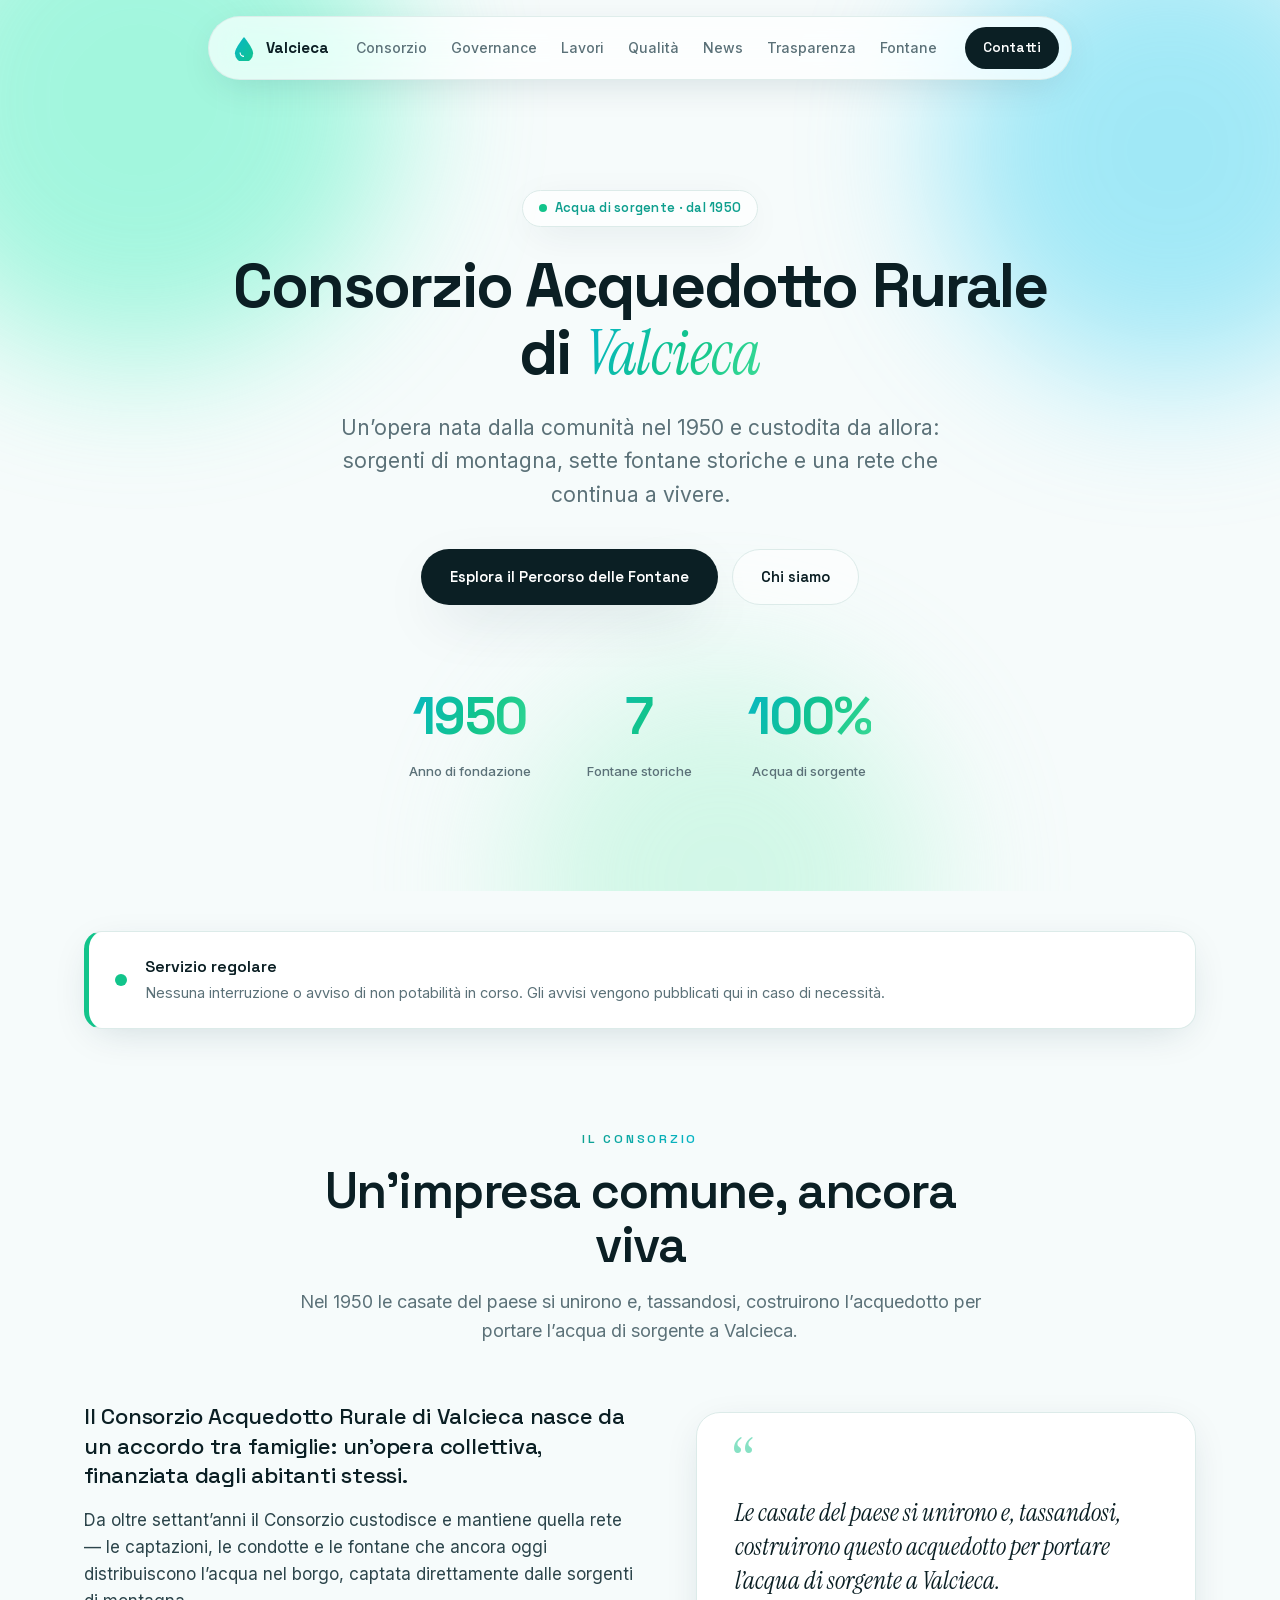
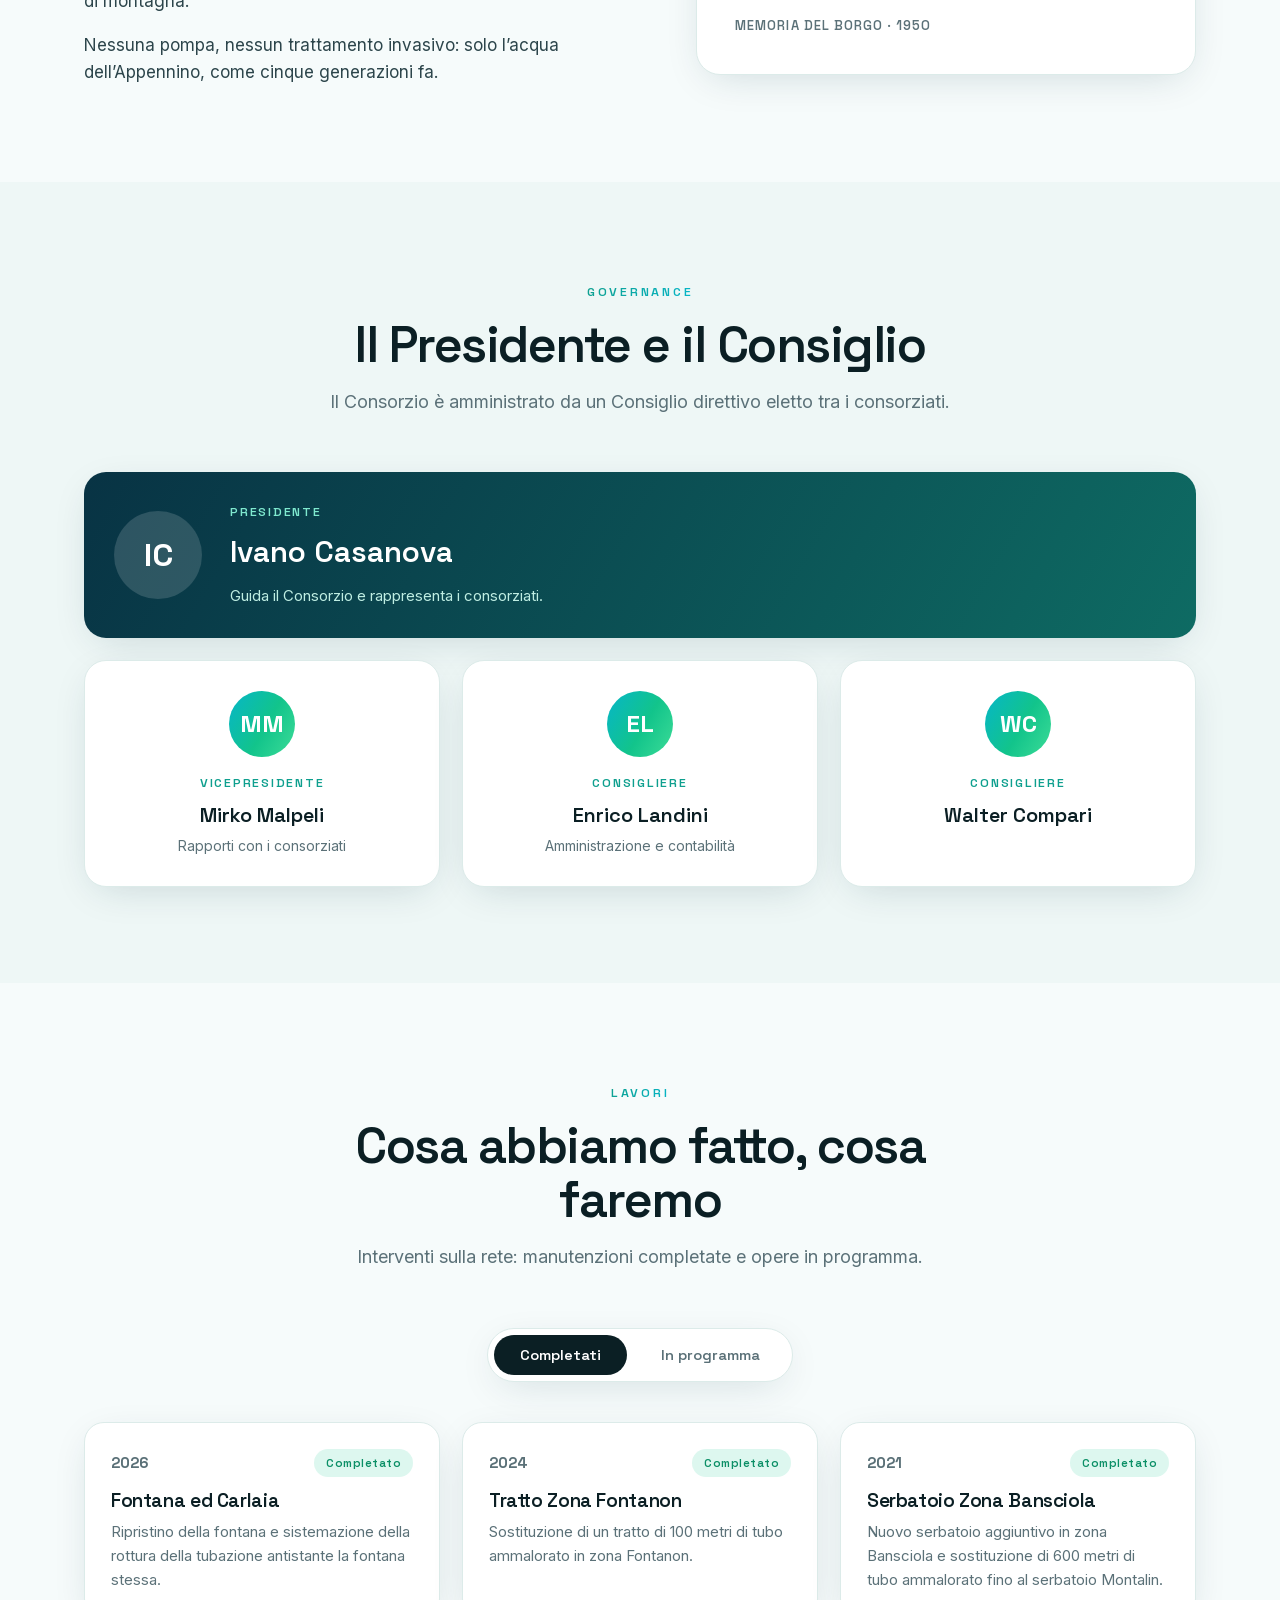
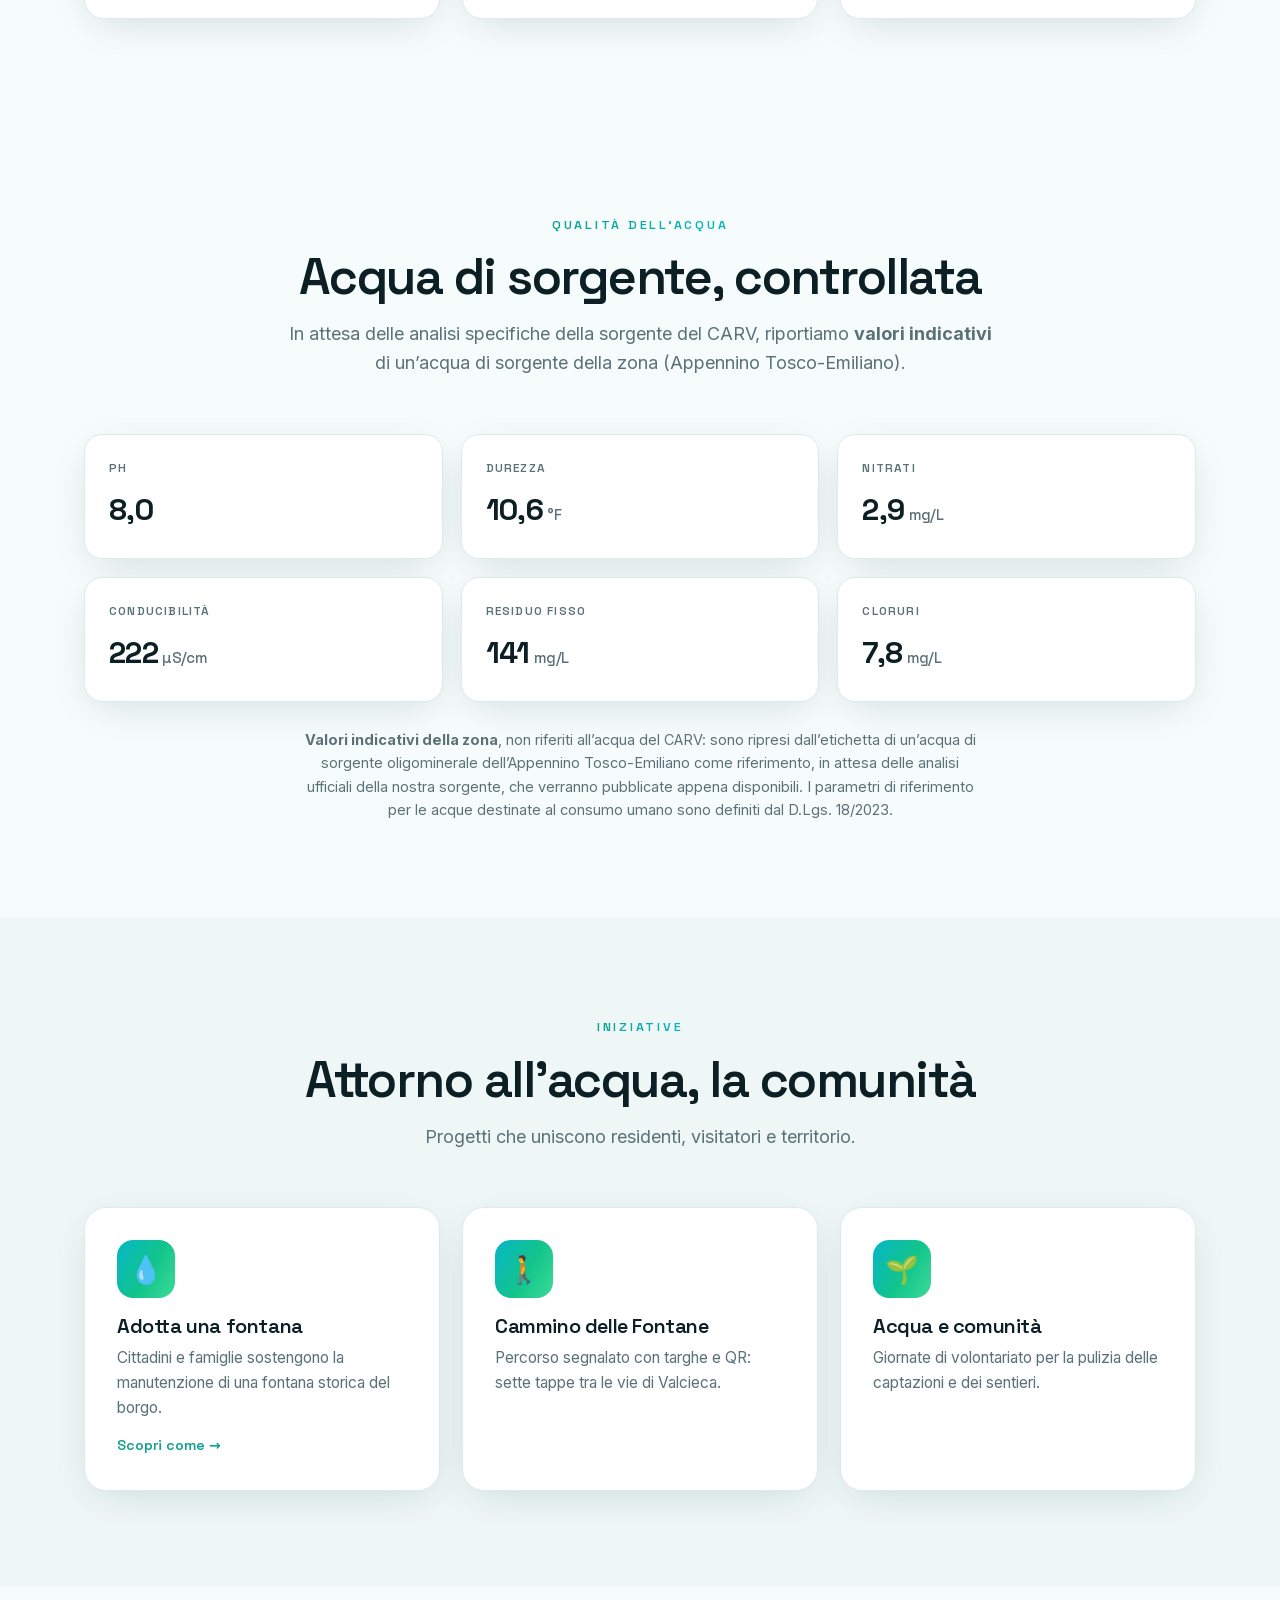
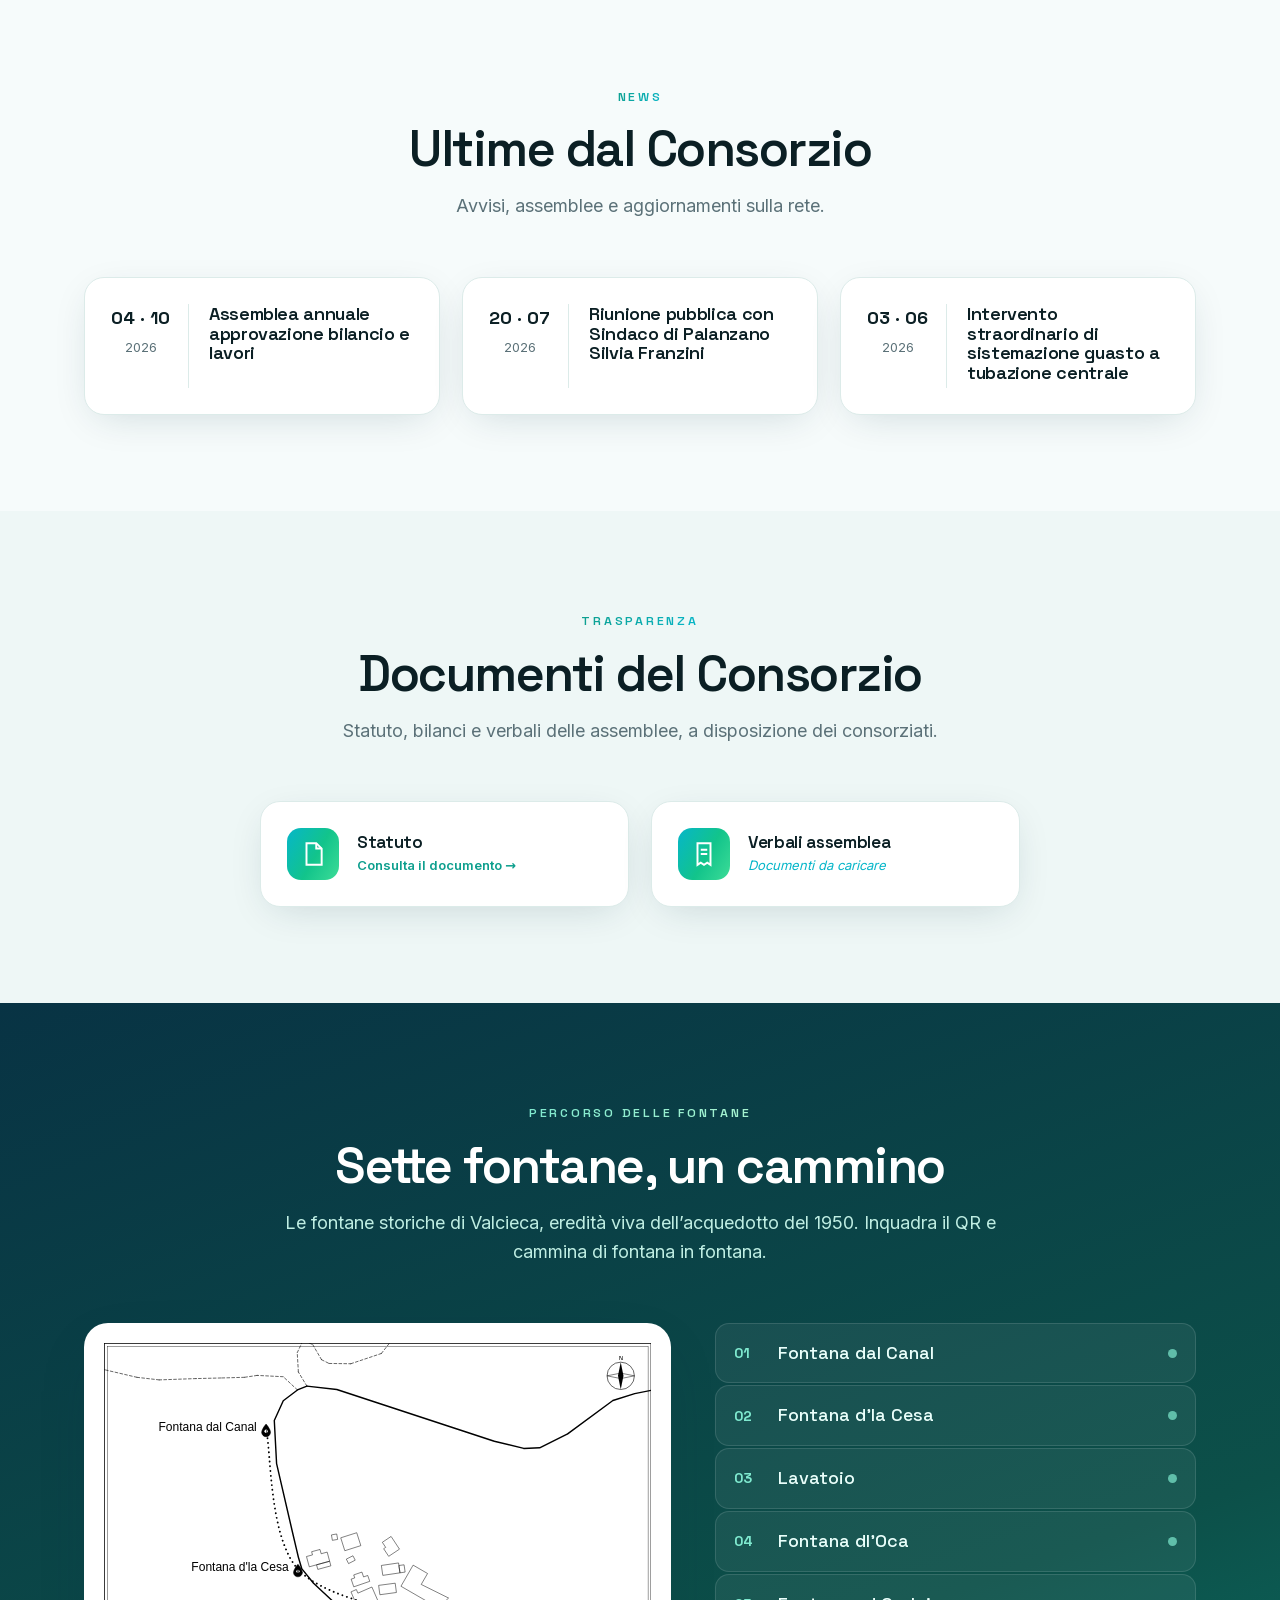
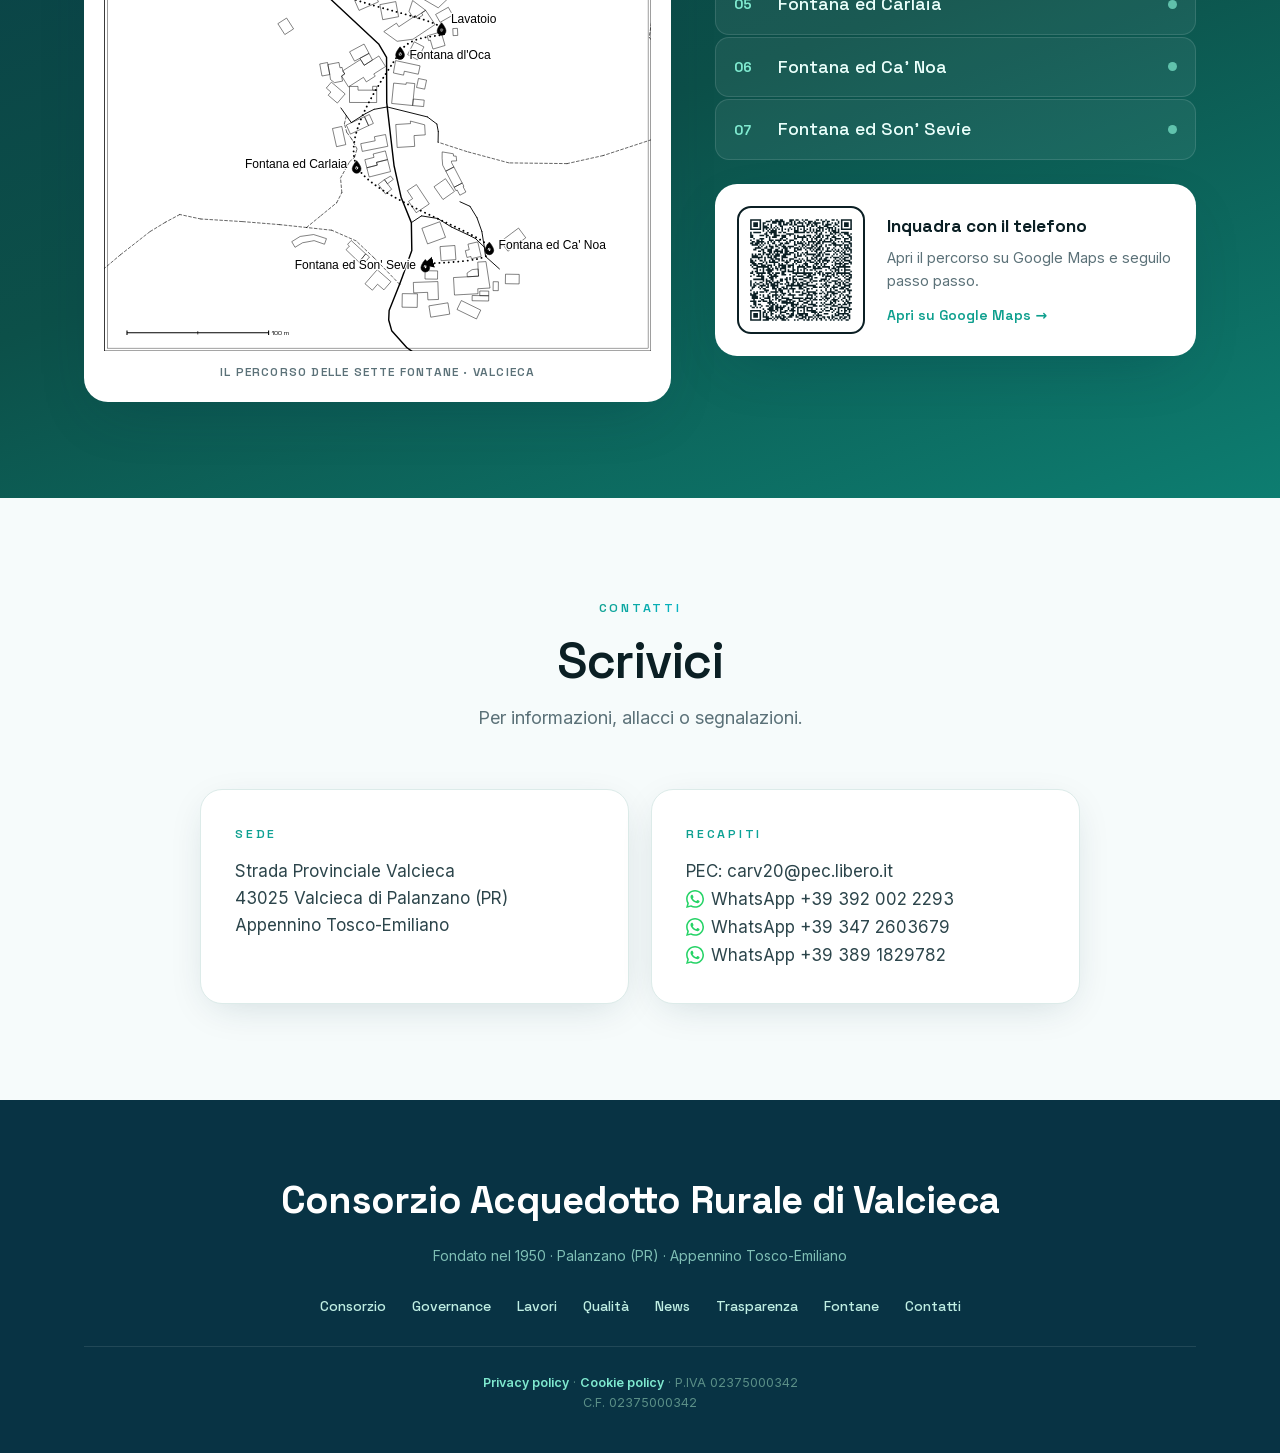
<file: index.html>
<!DOCTYPE html>
<html lang="it">
<head>
<meta charset="utf-8">
<meta name="viewport" content="width=device-width, initial-scale=1">
<title>Consorzio Acquedotto Rurale di Valcieca</title>
<meta name="description" content="Consorzio Acquedotto Rurale di Valcieca — dal 1950 acqua di sorgente per il borgo di Valcieca, Palanzano (PR). Governance, lavori, iniziative, news e il Percorso delle Fontane.">
<link rel="canonical" href="https://carv.it/">
<meta name="theme-color" content="#083344">
<meta name="robots" content="index,follow">
<meta property="og:type" content="website">
<meta property="og:title" content="Consorzio Acquedotto Rurale di Valcieca">
<meta property="og:description" content="Dal 1950 acqua di sorgente per il borgo di Valcieca, Palanzano (PR). Governance, lavori, qualità dell'acqua, trasparenza e il Percorso delle Fontane.">
<meta property="og:url" content="https://carv.it/">
<meta property="og:locale" content="it_IT">
<link rel="icon" href="favicon.svg" type="image/svg+xml">
<link rel="stylesheet" href="assets/fonts.css">
<style>
:root{
 --bg:#f6fbfb; --bg2:#eef7f6; --card:#ffffff;
 --ink:#0b1f24; --muted:#5b7178; --line:#dcebe9;
 --aqua:#06b6c9; --teal:#0e9f8e; --emerald:#12c48b; --deep:#083344;
 --grad:linear-gradient(120deg,#06b6c9 0%,#12c48b 55%,#3ddc97 100%);
 --grad-ink:linear-gradient(120deg,#0e9f8e,#06b6c9);
 --disp:"Space Grotesk",system-ui,sans-serif;
 --body:"Inter",system-ui,sans-serif;
 --serif:"Instrument Serif",Georgia,serif;
 --sh:0 10px 40px -12px rgba(8,51,68,.18);
 --sh2:0 20px 60px -20px rgba(8,51,68,.28);
}
*{margin:0;padding:0;box-sizing:border-box}
html{scroll-behavior:smooth}
body{font-family:var(--body);color:var(--ink);background:var(--bg);line-height:1.6;-webkit-font-smoothing:antialiased;overflow-x:hidden}
h1,h2,h3,h4{font-family:var(--disp);font-weight:600;letter-spacing:-.02em;line-height:1.08}
.wrap{max-width:1160px;margin:0 auto;padding:0 24px}
a{color:inherit;text-decoration:none}
.eyebrow{font-family:var(--disp);font-size:12.5px;font-weight:600;letter-spacing:.22em;text-transform:uppercase;
 background:var(--grad-ink);-webkit-background-clip:text;background-clip:text;color:transparent}
.grad{background:var(--grad);-webkit-background-clip:text;background-clip:text;color:transparent}

header.nav{position:fixed;top:16px;left:0;right:0;z-index:50;display:flex;justify-content:center;pointer-events:none}
.navbar{pointer-events:auto;display:flex;align-items:center;gap:28px;background:rgba(255,255,255,.72);
 backdrop-filter:blur(16px) saturate(1.4);border:1px solid rgba(220,235,233,.9);border-radius:999px;
 padding:10px 12px 10px 22px;box-shadow:var(--sh)}
.logo{display:flex;align-items:center;gap:9px;font-family:var(--disp);font-weight:700;font-size:15px;letter-spacing:-.01em}
.logo .drop{width:26px;height:26px}
.menu{display:flex;gap:24px;font-size:14px;font-weight:500}
.menu a{color:var(--muted);transition:color .2s} .menu a:hover{color:var(--ink)}
.navcta{background:var(--ink);color:#fff;font-family:var(--disp);font-weight:600;font-size:13.5px;
 padding:10px 18px;border-radius:999px;transition:.2s}
.navcta:hover{background:var(--teal)}
.burger{display:none;flex-direction:column;gap:5px;background:none;border:0;cursor:pointer;padding:8px}
.burger span{width:22px;height:2px;background:var(--ink);border-radius:2px;transition:.3s}

.hero{position:relative;padding:190px 0 110px;text-align:center;overflow:hidden}
.blob{position:absolute;border-radius:50%;filter:blur(70px);opacity:.55;z-index:0}
.b1{width:520px;height:520px;background:#5ef2c6;top:-160px;left:-120px}
.b2{width:460px;height:460px;background:#4dd6f2;top:-80px;right:-120px;opacity:.5}
.b3{width:420px;height:420px;background:#a7f3d0;bottom:-200px;left:40%;opacity:.45}
.hero .wrap{position:relative;z-index:1}
.chip{display:inline-flex;align-items:center;gap:8px;background:rgba(255,255,255,.7);border:1px solid var(--line);
 border-radius:999px;padding:7px 16px;font-family:var(--disp);font-size:13px;font-weight:600;letter-spacing:.02em;
 color:var(--teal);box-shadow:var(--sh);margin-bottom:26px}
.chip .pulse{width:8px;height:8px;border-radius:50%;background:var(--emerald);box-shadow:0 0 0 0 rgba(18,196,139,.5);animation:pulse 2s infinite}
@keyframes pulse{0%{box-shadow:0 0 0 0 rgba(18,196,139,.5)}70%{box-shadow:0 0 0 12px rgba(18,196,139,0)}100%{box-shadow:0 0 0 0 rgba(18,196,139,0)}}
.hero h1{font-size:clamp(32px,5.4vw,62px);letter-spacing:-.03em;font-weight:700}
.hero h1 .serif{font-family:var(--serif);font-weight:400;font-style:italic;letter-spacing:-.01em}
.hero p.tag{max-width:620px;margin:24px auto 0;font-size:clamp(17px,2.4vw,21px);color:var(--muted)}
.hero .cta{margin-top:38px;display:inline-flex;gap:14px;flex-wrap:wrap;justify-content:center}
.btn{font-family:var(--disp);font-weight:600;font-size:15px;padding:15px 28px;border-radius:999px;transition:.25s;border:1.5px solid transparent;display:inline-flex;align-items:center;gap:8px;cursor:pointer}
.btn.primary{background:var(--ink);color:#fff;box-shadow:var(--sh2)}
.btn.primary:hover{transform:translateY(-2px);background:var(--teal)}
.btn.ghost{border-color:var(--line);color:var(--ink);background:rgba(255,255,255,.6)}
.btn.ghost:hover{border-color:var(--teal);color:var(--teal)}
.hero .strip{margin-top:70px;display:flex;justify-content:center;gap:56px;flex-wrap:wrap}
.stat .n{font-family:var(--disp);font-weight:700;font-size:clamp(34px,5vw,52px);letter-spacing:-.03em}
.stat .l{font-size:13px;color:var(--muted);font-weight:500;margin-top:2px}

section{padding:96px 0;position:relative}
.shead{max-width:720px;margin:0 auto 56px;text-align:center}
.shead h2{font-size:clamp(30px,5vw,50px);margin-top:14px;letter-spacing:-.03em}
.shead p{color:var(--muted);font-size:18px;margin-top:16px}
.two{display:grid;grid-template-columns:1.05fr .95fr;gap:60px;align-items:center}
.prose p{color:#2c454b;font-size:17px} .prose p+p{margin-top:16px}
.prose .big{font-family:var(--disp);font-weight:500;font-size:22px;color:var(--ink);letter-spacing:-.01em;line-height:1.35}
.quote{background:var(--card);border:1px solid var(--line);border-radius:24px;padding:38px;box-shadow:var(--sh);position:relative}
.quote .mark{font-family:var(--serif);font-size:70px;line-height:.5;color:var(--emerald);opacity:.5}
.quote p{font-family:var(--serif);font-style:italic;font-size:25px;line-height:1.35;margin-top:10px}
.quote .by{font-family:var(--disp);font-size:13px;font-weight:600;letter-spacing:.08em;text-transform:uppercase;color:var(--muted);margin-top:18px}

#governance{background:var(--bg2)}
.ggrid{display:grid;grid-template-columns:repeat(3,1fr);gap:22px}
.gcard{background:var(--card);border:1px solid var(--line);border-radius:22px;padding:30px;text-align:center;transition:.28s;box-shadow:var(--sh)}
.gcard:hover{transform:translateY(-5px);box-shadow:var(--sh2)}
.gcard.lead{grid-column:span 3;display:flex;align-items:center;gap:28px;text-align:left;
 background:linear-gradient(120deg,#083344,#0e6b63);color:#eafffb;border:none}
.gcard.lead .avatar{background:rgba(255,255,255,.15);color:#fff}
.gcard.lead .grole{color:#7fe9cf} .gcard.lead .gname{color:#fff}
.avatar{width:66px;height:66px;border-radius:50%;background:var(--grad);color:#fff;font-family:var(--disp);
 font-weight:700;font-size:24px;display:flex;align-items:center;justify-content:center;margin:0 auto 16px;flex:0 0 auto}
.gcard.lead .avatar{width:88px;height:88px;font-size:32px;margin:0}
.grole{font-family:var(--disp);font-size:12.5px;font-weight:600;letter-spacing:.14em;text-transform:uppercase;color:var(--teal)}
.gname{font-family:var(--disp);font-weight:600;font-size:20px;margin-top:6px}
.gcard.lead .gname{font-size:30px}
.gsub{color:var(--muted);font-size:14px;margin-top:6px;line-height:1.35}
.gcard.lead .lbio{margin-top:8px;color:#bfeee3;font-size:15px}

.tabs{display:flex;gap:8px;justify-content:center;margin-bottom:40px;background:var(--card);border:1px solid var(--line);
 border-radius:999px;padding:6px;width:max-content;margin-left:auto;margin-right:auto;box-shadow:var(--sh)}
.tab{font-family:var(--disp);font-weight:600;font-size:14.5px;padding:11px 26px;border-radius:999px;cursor:pointer;color:var(--muted);border:0;background:none;transition:.2s}
.tab.on{background:var(--ink);color:#fff}
.works{display:grid;grid-template-columns:repeat(3,1fr);gap:22px}
.works.hide{display:none}
.work{background:var(--card);border:1px solid var(--line);border-radius:20px;padding:26px;transition:.28s;box-shadow:var(--sh)}
.work:hover{transform:translateY(-4px);box-shadow:var(--sh2)}
.wtop{display:flex;justify-content:space-between;align-items:center;margin-bottom:14px}
.wyear{font-family:var(--disp);font-weight:700;font-size:15px;color:var(--muted)}
.wbadge{font-family:var(--disp);font-size:11.5px;font-weight:600;letter-spacing:.04em;padding:5px 12px;border-radius:999px}
.wbadge.done{background:rgba(18,196,139,.14);color:#0b8f66}
.wbadge.plan{background:rgba(6,182,201,.14);color:#0785a0}
.work h4{font-size:19px;margin-bottom:8px}
.work p{color:var(--muted);font-size:15px}

#iniziative{background:var(--bg2)}
.igrid{display:grid;grid-template-columns:repeat(3,1fr);gap:22px}
.init{background:var(--card);border:1px solid var(--line);border-radius:22px;padding:32px;transition:.28s;box-shadow:var(--sh)}
.init:hover{transform:translateY(-5px);box-shadow:var(--sh2)}
.iicon{width:58px;height:58px;border-radius:16px;background:var(--grad);display:flex;align-items:center;justify-content:center;font-size:27px;margin-bottom:18px}
.init h4{font-size:20px;margin-bottom:8px} .init p{color:var(--muted);font-size:15.5px}

.ngrid{display:grid;grid-template-columns:repeat(3,1fr);gap:22px}
.news{background:var(--card);border:1px solid var(--line);border-radius:20px;padding:26px;display:flex;gap:20px;transition:.28s;box-shadow:var(--sh)}
.news:hover{transform:translateY(-4px);box-shadow:var(--sh2)}
.ndate{flex:0 0 auto;text-align:center;border-right:1px solid var(--line);padding-right:18px}
.nd{display:block;font-family:var(--disp);font-weight:700;font-size:18px}
.ny{display:block;font-size:13px;color:var(--muted);margin-top:4px}
.nbody h4{font-size:18px;margin-bottom:6px}
.nbody p{color:var(--muted);font-size:14.5px}
.nmore{display:inline-block;margin-top:10px;font-family:var(--disp);font-weight:600;font-size:13px;color:var(--teal)}

#fontane{background:linear-gradient(160deg,#083344 0%,#0c5049 60%,#0e9f8e 130%);color:#eafffb;overflow:hidden}
#fontane .eyebrow{background:linear-gradient(120deg,#7fe9cf,#a7f3d0);-webkit-background-clip:text;background-clip:text;color:transparent}
#fontane .shead h2{color:#fff} #fontane .shead p{color:#bfeee3}
.trail{display:grid;grid-template-columns:1.1fr .9fr;gap:44px;align-items:start}
.mapcard{background:#fff;border-radius:24px;padding:20px;box-shadow:var(--sh2)}
.mapcard svg{width:100%;height:auto;display:block}
.mapcap{font-family:var(--disp);font-size:12px;font-weight:600;letter-spacing:.1em;text-transform:uppercase;color:var(--muted);text-align:center;margin-top:12px}
.flist{list-style:none;display:grid;gap:2px}
.fount{display:flex;align-items:center;gap:16px;padding:15px 18px;border-radius:14px;background:rgba(255,255,255,.06);
 border:1px solid rgba(255,255,255,.12);transition:.22s}
.fount:hover{background:rgba(255,255,255,.13);transform:translateX(4px)}
.fnum{font-family:var(--disp);font-weight:700;font-size:14px;color:#7fe9cf;min-width:28px}
.fname{font-family:var(--disp);font-weight:500;font-size:18px;flex:1}
.fdot{width:9px;height:9px;border-radius:50%;background:#7fe9cf;opacity:.7}
.scan{margin-top:24px;display:flex;gap:22px;align-items:center;background:#fff;border-radius:22px;padding:22px;color:var(--ink);box-shadow:var(--sh2)}
.qr{width:128px;height:128px;flex:0 0 auto;padding:8px;background:#fff;border:2px solid var(--ink);border-radius:14px}
.qr svg{width:100%;height:100%;display:block}
.scan .t .cta{font-family:var(--disp);font-weight:700;font-size:17px}
.scan .t .d{color:var(--muted);font-size:14.5px;margin-top:6px}
.scan .t a{display:inline-flex;align-items:center;gap:6px;margin-top:12px;font-family:var(--disp);font-weight:600;font-size:14px;color:var(--teal)}

.cgrid{display:grid;grid-template-columns:1fr 1fr;gap:22px;max-width:880px;margin:0 auto}
.cbox{background:var(--card);border:1px solid var(--line);border-radius:22px;padding:34px;box-shadow:var(--sh)}
.cbox .eyebrow{display:block;margin-bottom:14px}
.cbox p{color:#2c454b;font-size:17px}
.todo{color:var(--aqua);font-style:italic}

footer{background:var(--deep);color:#bfeee3;padding:70px 0 40px;text-align:center}
footer .fbig{font-family:var(--disp);font-weight:700;font-size:clamp(24px,4vw,38px);color:#fff;letter-spacing:-.02em}
footer .fsub{font-size:14px;color:#7fbfb5;margin-top:14px}
footer .fmenu{display:flex;gap:26px;justify-content:center;flex-wrap:wrap;margin:28px 0;font-family:var(--disp);font-weight:500;font-size:14px}
footer .fmenu a{color:#bfeee3} footer .fmenu a:hover{color:#fff}
footer .cred{font-size:12.5px;color:#5b8f87;border-top:1px solid rgba(255,255,255,.1);padding-top:26px;margin-top:10px}
footer .cred a{color:#7fe9cf;font-weight:600}

/* AVVISI */
#avvisi{padding:40px 0 0}
.alert{display:flex;align-items:center;gap:18px;background:var(--card);border:1px solid var(--line);border-left:5px solid var(--emerald);border-radius:18px;padding:22px 26px;box-shadow:var(--sh)}
.alert .adot{width:12px;height:12px;border-radius:50%;background:var(--emerald);flex:0 0 auto;box-shadow:0 0 0 0 rgba(18,196,139,.5);animation:pulse 2s infinite}
.alert .atxt strong{font-family:var(--disp);font-weight:600;font-size:16px;display:block}
.alert .atxt span{color:var(--muted);font-size:14.5px}
.alert.warn{border-left-color:#e0a106} .alert.warn .adot{background:#e0a106;animation:none}

/* QUALITA */
.qgrid{display:grid;grid-template-columns:repeat(3,1fr);gap:18px;margin-bottom:26px}
.qcard{background:var(--card);border:1px solid var(--line);border-radius:18px;padding:24px;box-shadow:var(--sh)}
.qcard .ql{font-family:var(--disp);font-size:12px;font-weight:600;letter-spacing:.1em;text-transform:uppercase;color:var(--muted)}
.qcard .qv{font-family:var(--disp);font-weight:700;font-size:30px;letter-spacing:-.02em;margin-top:8px}
.qcard .qv .u{font-size:15px;font-weight:500;color:var(--muted);margin-left:4px}
.qcard .qv.nd{color:var(--aqua);font-size:20px;font-style:italic;font-weight:500}
.qnote{text-align:center;color:var(--muted);font-size:14.5px;max-width:680px;margin:0 auto}

/* TRASPARENZA */
#trasparenza{background:var(--bg2)}
.tgrid{display:grid;grid-template-columns:repeat(2,1fr);gap:22px;max-width:760px;margin:0 auto}
.tcard{display:flex;align-items:center;gap:18px;background:var(--card);border:1px solid var(--line);border-radius:20px;padding:26px;box-shadow:var(--sh);transition:.28s}
.tcard:hover{transform:translateY(-4px);box-shadow:var(--sh2)}
.tico{width:52px;height:52px;border-radius:14px;background:var(--grad);display:flex;align-items:center;justify-content:center;flex:0 0 auto}
.tico svg{width:26px;height:26px;stroke:#fff;fill:none;stroke-width:1.8}
.tcard h4{font-size:17px} .tcard .ts{font-size:13px;color:var(--muted);margin-top:3px}
.tcard .tsoon{color:var(--aqua);font-style:italic}
.tcard-btn{cursor:pointer} .tcard-btn:focus-visible{outline:2px solid var(--teal);outline-offset:3px}
.tcard .tsview{color:var(--teal);font-weight:600}
.pdf-card{max-width:920px;width:100%;height:88vh;display:flex;flex-direction:column;padding:24px 22px 18px}
.pdf-card h3{margin-bottom:14px}
.pdf-scroll{flex:1;overflow:auto;background:var(--bg2);border:1px solid var(--line);border-radius:14px;padding:16px;-webkit-user-select:none;user-select:none;-webkit-touch-callout:none}
.pdf-scroll canvas{display:block;margin:0 auto 14px;max-width:100%;height:auto;box-shadow:var(--sh);border-radius:4px}
.pdf-loading{color:var(--muted);text-align:center;padding:40px 16px}

.reveal{opacity:0;transform:translateY(26px);transition:opacity .7s cubic-bezier(.2,.7,.2,1),transform .7s cubic-bezier(.2,.7,.2,1)}
.reveal.in{opacity:1;transform:none}

@media(max-width:900px){
 .menu,.navcta{display:none} .burger{display:flex}
 .navbar.open{border-radius:22px;flex-direction:column;align-items:stretch;padding:16px}
 .navbar.open .menu{display:flex;flex-direction:column;gap:4px;margin-top:8px}
 .navbar.open .menu a{padding:10px 6px} .navbar.open .navcta{display:block;text-align:center;margin-top:6px}
 .two,.trail{grid-template-columns:1fr;gap:36px}
 .ggrid,.works,.igrid,.ngrid{grid-template-columns:1fr}
 .gcard.lead{grid-column:span 1;flex-direction:column;text-align:center}
 .gcard.lead .avatar{margin:0 auto}
 .hero{padding:150px 0 80px} section{padding:70px 0}
 .news{flex-direction:column} .ndate{border-right:0;border-bottom:1px solid var(--line);padding:0 0 12px}
}
</style>
</head>
<body>

<header class="nav"><div class="navbar" id="navbar">
 <a class="logo" href="#top">
  <svg class="drop" viewBox="0 0 40 40"><defs><linearGradient id="lg" x1="0" y1="0" x2="1" y2="1"><stop offset="0" stop-color="#06b6c9"/><stop offset="1" stop-color="#12c48b"/></linearGradient></defs><path d="M20 3 C20 3 34 20 34 28 A14 14 0 1 1 6 28 C6 20 20 3 20 3 Z" fill="url(#lg)"/><path d="M14 27 a6 6 0 0 0 6 6" fill="none" stroke="#fff" stroke-width="1.8"/></svg>
  Valcieca
 </a>
 <nav class="menu">
  <a href="#consorzio">Consorzio</a>
  <a href="#governance">Governance</a>
  <a href="#lavori">Lavori</a>
  <a href="#qualita">Qualità</a>
  <a href="#news">News</a>
  <a href="#trasparenza">Trasparenza</a>
  <a href="#fontane">Fontane</a>
 </nav>
 <a class="navcta" href="#contatti">Contatti</a>
 <button class="burger" id="burger" aria-label="Menu"><span></span><span></span><span></span></button>
</div></header>

<a id="top"></a>
<section class="hero">
 <div class="blob b1"></div><div class="blob b2"></div><div class="blob b3"></div>
 <div class="wrap">
  <span class="chip"><span class="pulse"></span>Acqua di sorgente · dal 1950</span>
  <h1>Consorzio Acquedotto Rurale<br>di <span class="serif grad">Valcieca</span></h1>
  <p class="tag">Un’opera nata dalla comunità nel 1950 e custodita da allora: sorgenti di montagna, sette fontane storiche e una rete che continua a vivere.</p>
  <div class="cta">
   <a class="btn primary" href="#fontane">Esplora il Percorso delle Fontane</a>
   <a class="btn ghost" href="#consorzio">Chi siamo</a>
  </div>
  <div class="strip">
   <div class="stat"><div class="n grad" data-count="1950">1950</div><div class="l">Anno di fondazione</div></div>
   <div class="stat"><div class="n grad" data-count="7">0</div><div class="l">Fontane storiche</div></div>
   <div class="stat"><div class="n grad" data-count="100" data-suffix="%">0</div><div class="l">Acqua di sorgente</div></div>
  </div>
 </div>
</section>

<section id="avvisi"><div class="wrap">
 <div class="alert ok reveal">
  <span class="adot"></span>
  <div class="atxt"><strong>Servizio regolare</strong><span>Nessuna interruzione o avviso di non potabilità in corso. Gli avvisi vengono pubblicati qui in caso di necessità.</span></div>
 </div>
</div></section>

<section id="consorzio"><div class="wrap">
 <div class="shead reveal"><span class="eyebrow">Il Consorzio</span><h2>Un’impresa comune, ancora viva</h2>
  <p>Nel 1950 le casate del paese si unirono e, tassandosi, costruirono l’acquedotto per portare l’acqua di sorgente a Valcieca.</p></div>
 <div class="two">
  <div class="prose reveal">
   <p class="big">Il Consorzio Acquedotto Rurale di Valcieca nasce da un accordo tra famiglie: un’opera collettiva, finanziata dagli abitanti stessi.</p>
   <p>Da oltre settant’anni il Consorzio custodisce e mantiene quella rete — le captazioni, le condotte e le fontane che ancora oggi distribuiscono l’acqua nel borgo, captata direttamente dalle sorgenti di montagna.</p>
   <p>Nessuna pompa, nessun trattamento invasivo: solo l’acqua dell’Appennino, come cinque generazioni fa.</p>
  </div>
  <div class="quote reveal"><div class="mark">“</div>
   <p>Le casate del paese si unirono e, tassandosi, costruirono questo acquedotto per portare l’acqua di sorgente a Valcieca.</p>
   <div class="by">Memoria del borgo · 1950</div>
  </div>
 </div>
</div></section>

<section id="governance"><div class="wrap">
 <div class="shead reveal"><span class="eyebrow">Governance</span><h2>Il Presidente e il Consiglio</h2>
  <p>Il Consorzio è amministrato da un Consiglio direttivo eletto tra i consorziati.</p></div>
 <div class="ggrid">
  <div class="gcard reveal lead"><div class="avatar">IC</div><div><div class="grole">Presidente</div><div class="gname">Ivano Casanova</div><div class="lbio">Guida il Consorzio e rappresenta i consorziati.</div></div></div>
<div class="gcard reveal "><div class="avatar">MM</div><div><div class="grole">Vicepresidente</div><div class="gname">Mirko Malpeli</div><div class="gsub">Rapporti con i consorziati</div></div></div>
<div class="gcard reveal "><div class="avatar">EL</div><div><div class="grole">Consigliere</div><div class="gname">Enrico Landini</div><div class="gsub">Amministrazione e contabilità</div></div></div>
<div class="gcard reveal "><div class="avatar">WC</div><div><div class="grole">Consigliere</div><div class="gname">Walter Compari</div></div></div>
 </div>
</div></section>

<section id="lavori"><div class="wrap">
 <div class="shead reveal"><span class="eyebrow">Lavori</span><h2>Cosa abbiamo fatto, cosa faremo</h2>
  <p>Interventi sulla rete: manutenzioni completate e opere in programma.</p></div>
 <div class="tabs reveal">
  <button class="tab on" data-tab="done">Completati</button>
  <button class="tab" data-tab="plan">In programma</button>
 </div>
 <div class="works" id="works-done"><div class="work reveal"><div class="wtop"><span class="wyear">2026</span><span class="wbadge done">Completato</span></div><h4>Fontana ed Carlaia</h4><p>Ripristino della fontana e sistemazione della rottura della tubazione antistante la fontana stessa.</p></div>
<div class="work reveal"><div class="wtop"><span class="wyear">2024</span><span class="wbadge done">Completato</span></div><h4>Tratto Zona Fontanon</h4><p>Sostituzione di un tratto di 100 metri di tubo ammalorato in zona Fontanon.</p></div>
<div class="work reveal"><div class="wtop"><span class="wyear">2021</span><span class="wbadge done">Completato</span></div><h4>Serbatoio Zona Bansciola</h4><p>Nuovo serbatoio aggiuntivo in zona Bansciola e sostituzione di 600 metri di tubo ammalorato fino al serbatoio Montalin.</p></div></div>
 <div class="works hide" id="works-plan"><div class="work reveal"><div class="wtop"><span class="wyear">Set 2026</span><span class="wbadge plan">In programma</span></div><h4>Tratta Montalin – Marzin</h4><p>Sostituzione di 100 metri di tubo ammalorato dal Montalin fino all’intersezione con la strada Provinciale a Marzin. Rifacimento dello scarico di Fontana ed Carlaia e dei pozzetti di gestione della tratta principale e delle utenze private.</p></div>
<div class="work reveal"><div class="wtop"><span class="wyear">Ott 2026</span><span class="wbadge plan">In programma</span></div><h4>Percorso delle Fontane</h4><p>Inaugurazione del progetto Percorso delle Fontane.</p></div>
<div class="work reveal"><div class="wtop"><span class="wyear">2027</span><span class="wbadge plan">In programma</span></div><h4>Nuovi interventi</h4><p>Valutazione di nuovi interventi di sostituzione delle tubazioni ammalorate.</p></div></div>
</div></section>

<section id="qualita"><div class="wrap">
 <div class="shead reveal"><span class="eyebrow">Qualità dell’acqua</span><h2>Acqua di sorgente, controllata</h2>
  <p>In attesa delle analisi specifiche della sorgente del CARV, riportiamo <strong>valori indicativi</strong> di un’acqua di sorgente della zona (Appennino Tosco-Emiliano).</p></div>
 <div class="qgrid"><div class="qcard reveal"><div class="ql">pH</div><div class="qv">8,0</div></div>
<div class="qcard reveal"><div class="ql">Durezza</div><div class="qv">10,6<span class="u">°F</span></div></div>
<div class="qcard reveal"><div class="ql">Nitrati</div><div class="qv">2,9<span class="u">mg/L</span></div></div>
<div class="qcard reveal"><div class="ql">Conducibilità</div><div class="qv">222<span class="u">µS/cm</span></div></div>
<div class="qcard reveal"><div class="ql">Residuo fisso</div><div class="qv">141<span class="u">mg/L</span></div></div>
<div class="qcard reveal"><div class="ql">Cloruri</div><div class="qv">7,8<span class="u">mg/L</span></div></div></div>
 <p class="qnote reveal"><strong>Valori indicativi della zona</strong>, non riferiti all’acqua del CARV: sono ripresi dall’etichetta di un’acqua di sorgente oligominerale dell’Appennino Tosco-Emiliano come riferimento, in attesa delle analisi ufficiali della nostra sorgente, che verranno pubblicate appena disponibili. I parametri di riferimento per le acque destinate al consumo umano sono definiti dal D.Lgs. 18/2023.</p>
</div></section>

<section id="iniziative"><div class="wrap">
 <div class="shead reveal"><span class="eyebrow">Iniziative</span><h2>Attorno all’acqua, la comunità</h2>
  <p>Progetti che uniscono residenti, visitatori e territorio.</p></div>
 <div class="igrid"><div class="init reveal init-click" id="adotta-card" role="button" tabindex="0" aria-haspopup="dialog" aria-controls="adotta-modal"><div class="iicon">💧</div><h4>Adotta una fontana</h4><p>Cittadini e famiglie sostengono la manutenzione di una fontana storica del borgo.</p><span class="init-cta">Scopri come →</span></div>
<div class="init reveal"><div class="iicon">🚶</div><h4>Cammino delle Fontane</h4><p>Percorso segnalato con targhe e QR: sette tappe tra le vie di Valcieca.</p></div>
<div class="init reveal"><div class="iicon">🌱</div><h4>Acqua e comunità</h4><p>Giornate di volontariato per la pulizia delle captazioni e dei sentieri.</p></div></div>
</div></section>

<section id="news"><div class="wrap">
 <div class="shead reveal"><span class="eyebrow">News</span><h2>Ultime dal Consorzio</h2>
  <p>Avvisi, assemblee e aggiornamenti sulla rete.</p></div>
 <div class="ngrid"><div class="news reveal"><div class="ndate"><span class="nd">04 · 10</span><span class="ny">2026</span></div><div class="nbody"><h4>Assemblea annuale approvazione bilancio e lavori</h4></div></div>
<div class="news reveal"><div class="ndate"><span class="nd">20 · 07</span><span class="ny">2026</span></div><div class="nbody"><h4>Riunione pubblica con Sindaco di Palanzano Silvia Franzini</h4></div></div>
<div class="news reveal"><div class="ndate"><span class="nd">03 · 06</span><span class="ny">2026</span></div><div class="nbody"><h4>Intervento straordinario di sistemazione guasto a tubazione centrale</h4></div></div></div>
</div></section>

<section id="trasparenza"><div class="wrap">
 <div class="shead reveal"><span class="eyebrow">Trasparenza</span><h2>Documenti del Consorzio</h2>
  <p>Statuto, bilanci e verbali delle assemblee, a disposizione dei consorziati.</p></div>
 <div class="tgrid">
  <div class="tcard reveal tcard-btn" id="statuto-card" role="button" tabindex="0" aria-haspopup="dialog" aria-controls="statuto-modal"><div class="tico"><svg viewBox="0 0 24 24"><path d="M6 2h9l5 5v15H6z"/><path d="M15 2v5h5"/></svg></div><div><h4>Statuto</h4><div class="ts tsview">Consulta il documento →</div></div></div>
  <div class="tcard reveal"><div class="tico"><svg viewBox="0 0 24 24"><path d="M6 2h12v20l-3-2-3 2-3-2-3 2z"/><path d="M9 8h6M9 12h6"/></svg></div><div><h4>Verbali assemblea</h4><div class="ts tsoon">Documenti da caricare</div></div></div>
 </div>
</div></section>

<section id="fontane"><div class="wrap">
 <div class="shead reveal"><span class="eyebrow">Percorso delle Fontane</span><h2>Sette fontane, un cammino</h2>
  <p>Le fontane storiche di Valcieca, eredità viva dell’acquedotto del 1950. Inquadra il QR e cammina di fontana in fontana.</p></div>
 <div class="trail">
  <div class="mapcard reveal">
   <svg viewBox="0 0 1000 1112" xmlns="http://www.w3.org/2000/svg" fill="none" font-family="Space Grotesk,sans-serif">
<defs><clipPath id="mpE"><rect x="0" y="0" width="1000" height="1112"/></clipPath>
<marker id="tarwE" markerWidth="7" markerHeight="7" refX="4.5" refY="3" orient="auto"><path d="M0 0 L6 3 L0 6 Z" fill="#000000"/></marker></defs>
<g clip-path="url(#mpE)">
<g fill="none" stroke="#000000" stroke-width="0.9" stroke-linejoin="round"><path d="M432.5,355.9 L461.7,346.6 L469.2,370.2 L439.9,379.5 L432.5,355.9 Z"/><path d="M538.7,406.5 L548.2,405.2 L550.1,418.5 L540.7,419.9 L538.7,406.5 Z"/><path d="M415.5,350.6 L425.1,348.9 L426.9,358.8 L417.2,360.5 L415.5,350.6 Z"/><path d="M388.3,405.2 L412.2,398.7 L414.5,407.1 L390.6,413.6 L388.3,405.2 Z"/><path d="M442.7,394.8 L454.8,388.7 L458.9,396.8 L446.8,403.0 L442.7,394.8 Z"/><path d="M508.5,364.1 L524.5,353.4 L539.8,376.6 L520.1,389.7 L510.9,375.8 L514.6,373.4 L508.5,364.1 Z"/><path d="M369.9,390.1 L380.9,387.1 L379.3,381.3 L394.6,377.2 L396.7,385.0 L407.7,382.0 L412.2,398.7 L388.3,405.2 L375.0,408.9 L369.9,390.1 Z"/><path d="M343.0,911.0 L358.3,901.5 L382.9,898.0 L390.9,900.5 L406.4,905.5 L402.8,915.7 L383.8,909.1 L378.8,910.1 L362.8,913.0 L348.9,921.3 L343.0,911.0 Z"/><path d="M617.7,758.6 L617.8,747.0 L638.1,750.4 L638.6,754.6 L643.4,754.8 L644.2,763.4 L634.8,763.8 L634.9,766.8 L639.2,774.5 L624.4,782.2 L618.7,771.2 L617.7,758.6 Z"/><path d="M638.5,976.6 L663.7,975.2 L684.3,974.0 L683.5,960.9 L682.8,948.3 L697.8,947.4 L705.2,995.7 L682.8,997.0 L683.3,1006.1 L656.0,1007.6 L640.3,1008.5 L638.5,976.6 Z"/><path d="M409.0,587.5 L418.5,585.6 L429.2,583.6 L431.1,593.4 L435.0,592.6 L436.2,598.9 L439.8,604.6 L434.0,608.3 L435.8,617.7 L421.0,620.5 L413.8,614.8 L412.5,605.7 L409.0,587.5 Z"/><path d="M511.1,527.2 L534.3,511.8 L538.6,518.4 L564.4,501.3 L568.9,498.3 L570.2,499.9 L572.5,503.7 L582.6,497.1 L580.1,493.3 L587.6,488.3 L604.8,514.4 L564.4,541.2 L535.5,544.9 L511.1,527.2 Z"/><path d="M434.0,608.3 L439.8,604.6 L436.2,598.9 L451.4,589.2 L468.7,578.2 L475.4,588.8 L490.5,579.2 L502.2,571.7 L514.4,591.0 L492.9,604.6 L495.5,608.7 L479.2,619.1 L474.0,610.8 L446.6,628.3 L434.0,608.3 Z"/><path d="M501.7,442.8 L532.0,438.8 L534.2,455.8 L504.0,459.9 L501.7,442.8 Z"/><path d="M637.2,521.7 L645.7,521.3 L646.3,534.2 L637.8,534.6 L637.2,521.7 Z"/><path d="M710.8,1000.4 L711.0,984.1 L720.5,984.3 L720.3,1000.5 L710.8,1000.4 Z"/><path d="M686.4,1009.6 L686.5,1001.1 L702.9,1001.3 L702.8,1009.8 L686.4,1009.6 Z"/><path d="M512.3,797.7 L523.6,791.2 L528.6,797.2 L517.9,805.2 L512.3,797.7 Z"/><path d="M593.6,1028.3 L628.3,1022.7 L631.6,1043.4 L596.9,1049.0 L593.6,1028.3 Z"/><path d="M571.0,629.3 L574.5,612.9 L589.3,616.0 L585.8,632.4 L571.0,629.3 Z"/><path d="M586.4,979.2 L586.6,964.1 L609.5,964.4 L609.3,979.5 L586.4,979.2 Z"/><path d="M475.9,682.7 L484.7,678.7 L492.1,695.0 L483.3,699.0 L475.9,682.7 Z"/><path d="M417.4,704.3 L434.4,700.5 L441.7,733.7 L424.8,737.5 L417.4,704.3 Z"/><path d="M504.0,478.0 L533.0,472.4 L538.2,500.0 L509.2,505.5 L504.0,478.0 Z"/><path d="M624.4,782.2 L639.2,774.5 L654.4,803.9 L639.7,811.6 L624.4,782.2 Z"/><path d="M580.7,886.6 L613.5,874.6 L623.9,903.1 L591.1,915.1 L580.7,886.6 Z"/><path d="M490.8,627.2 L498.2,627.2 L498.2,634.2 L490.7,634.2 L490.8,627.2 Z"/><path d="M644.9,1034.9 L652.8,1018.6 L688.3,1036.0 L680.5,1052.2 L644.9,1034.9 Z"/><path d="M467.5,946.3 L478.1,933.3 L485.0,939.0 L474.4,952.0 L467.5,946.3 Z"/><path d="M554.7,569.3 L566.8,545.9 L584.5,555.2 L572.5,578.6 L554.7,569.3 Z"/><path d="M733.2,987.8 L733.5,970.4 L758.6,970.8 L758.4,988.2 L733.2,987.8 Z"/><path d="M442.7,697.9 L475.9,682.7 L483.3,699.0 L450.2,714.5 L442.7,697.9 Z"/><path d="M605.8,495.9 L629.0,482.8 L637.1,497.2 L614.0,510.3 L605.8,495.9 Z"/><path d="M544.5,1030.7 L544.9,1005.9 L572.6,1006.3 L572.2,1031.1 L544.5,1030.7 Z"/><path d="M613.9,920.0 L641.0,918.0 L642.9,943.8 L615.8,945.8 L613.9,920.0 Z"/><path d="M563.8,662.3 L565.0,650.4 L585.0,652.4 L583.9,664.2 L563.8,662.3 Z"/><path d="M448.6,564.2 L475.1,550.0 L484.2,567.0 L467.5,576.0 L457.7,581.2 L448.6,564.2 Z"/><path d="M394.1,586.4 L408.3,583.7 L409.0,587.5 L412.5,605.7 L398.2,608.4 L394.1,586.4 Z"/><path d="M506.7,406.4 L538.1,401.8 L538.7,406.5 L540.7,419.9 L509.3,424.5 L506.7,406.4 Z"/><path d="M672.5,1018.9 L672.6,1009.4 L686.4,1009.6 L702.8,1009.8 L702.7,1019.4 L672.5,1018.9 Z"/><path d="M467.5,576.0 L484.2,567.0 L490.5,579.2 L475.4,588.8 L468.7,578.2 L467.5,576.0 Z"/><path d="M602.9,810.7 L623.8,796.0 L640.1,819.3 L634.5,823.3 L619.3,834.0 L602.9,810.7 Z"/><path d="M501.0,806.2 L512.3,797.7 L517.9,805.2 L525.5,815.3 L514.2,823.8 L501.0,806.2 Z"/><path d="M663.3,968.3 L672.5,962.1 L683.5,960.9 L684.3,974.0 L663.7,975.2 L663.3,968.3 Z"/><path d="M590.4,535.1 L615.7,527.6 L623.1,552.6 L601.0,559.2 L596.2,542.8 L593.0,543.7 L590.4,535.1 Z"/><path d="M724.7,910.7 L744.1,896.1 L757.3,886.2 L770.5,903.9 L737.9,928.4 L726.3,912.9 L724.7,910.7 Z"/><path d="M406.1,630.4 L415.4,619.6 L440.5,641.1 L426.3,657.8 L409.5,643.4 L414.5,637.6 L406.1,630.4 Z"/><path d="M476.8,987.9 L499.1,962.2 L524.2,984.2 L511.4,999.0 L499.7,988.8 L490.3,999.7 L476.8,987.9 Z"/><path d="M542.5,444.4 L564.7,405.8 L591.1,421.1 L579.5,441.1 L629.5,465.9 L610.6,483.8 L542.5,444.4 Z"/><path d="M317.6,512.8 L326.9,506.8 L333.6,502.5 L346.3,522.3 L338.0,527.7 L330.3,532.6 L317.6,512.8 Z"/><path d="M565.1,985.5 L609.9,983.9 L611.0,1016.6 L591.7,1017.3 L591.2,1003.6 L565.8,1004.6 L565.1,985.5 Z"/><path d="M451.2,454.7 L461.0,450.4 L463.8,457.0 L489.4,445.8 L501.3,473.0 L465.9,488.5 L451.2,454.7 Z"/><path d="M469.0,732.0 L495.4,726.7 L494.0,719.3 L514.3,715.3 L518.5,736.8 L471.8,746.1 L469.0,732.0 Z"/><path d="M528.7,602.8 L532.7,580.2 L577.4,589.8 L574.1,605.1 L548.7,599.6 L547.2,606.8 L528.7,602.8 Z"/><path d="M557.2,490.3 L563.8,470.4 L587.6,488.3 L580.1,493.3 L570.2,499.9 L568.9,498.3 L564.4,501.3 L557.2,490.3 Z"/><path d="M554.1,817.8 L570.7,806.7 L594.2,842.1 L573.8,855.8 L570.3,858.1 L556.4,837.3 L563.8,832.4 L554.1,817.8 Z"/><path d="M442.2,925.7 L448.3,919.1 L445.0,916.0 L451.6,908.9 L478.1,933.3 L467.5,946.3 L465.8,948.4 L442.2,925.7 Z"/><path d="M525.5,658.5 L529.2,621.3 L551.9,623.6 L552.2,620.6 L567.8,622.2 L565.0,650.4 L563.8,662.3 L525.5,658.5 Z"/><path d="M448.5,627.4 L464.0,627.4 L464.0,634.2 L490.7,634.2 L498.2,634.2 L498.1,656.8 L448.5,656.7 L448.5,627.4 Z"/><path d="M476.5,761.2 L493.3,757.0 L491.7,750.8 L514.0,745.2 L518.0,761.1 L497.9,766.1 L499.2,771.2 L480.1,776.0 L476.5,761.2 Z"/><path d="M639.7,811.6 L654.4,803.9 L657.5,809.8 L656.0,810.6 L661.1,820.3 L650.1,826.1 L645.2,816.7 L642.9,817.9 L639.7,811.6 Z"/><path d="M660.1,927.4 L667.2,925.7 L664.9,915.6 L682.8,911.4 L689.0,937.9 L671.2,942.1 L670.3,938.1 L663.0,939.8 L660.1,927.4 Z"/><path d="M451.5,431.4 L458.1,429.2 L456.2,423.7 L471.2,418.5 L474.2,427.4 L481.8,424.7 L485.5,435.4 L456.3,445.5 L451.5,431.4 Z"/><path d="M480.1,776.0 L499.2,771.2 L497.9,766.1 L518.0,761.1 L523.5,783.0 L488.2,791.9 L484.4,792.9 L481.9,783.1 L480.1,776.0 Z"/><path d="M533.0,697.0 L560.0,695.3 L559.7,690.7 L585.8,697.5 L586.9,715.9 L566.4,717.2 L567.6,736.9 L535.6,738.9 L533.0,697.0 Z"/></g>
<g stroke="#000000" stroke-width="2.6" stroke-linecap="round" stroke-linejoin="round"><path d="M1000.0,86.4 L969.5,92.5 M969.5,92.5 L929.7,105.0 M929.7,105.0 L847.0,166.1 M847.0,166.1 L795.9,191.4 M795.9,191.4 L766.9,192.6 M766.9,192.6 L713.0,179.4 M713.0,179.4 L425.3,84.9 M425.3,84.9 L370.7,78.8"/><path d="M370.7,78.8 L353.4,85.8 M353.4,85.8 L327.5,105.6 M327.5,105.6 L311.1,141.5 M311.1,141.5 L315.3,220.5 M315.3,220.5 L343.9,343.9 M343.9,343.9 L355.1,391.4 M355.1,391.4 L361.2,412.1 M361.2,412.1 L382.8,438.8 M382.8,438.8 L501.7,549.8 M501.7,549.8 L516.2,574.2 M516.2,574.2 L516.5,656.9 M516.5,656.9 L517.4,664.9 M517.4,664.9 L529.9,772.3 M529.9,772.3 L542.7,829.8 M542.7,829.8 L561.5,876.2 M561.5,876.2 L562.3,927.0 M562.3,927.0 L545.5,974.3 M545.5,974.3 L540.0,988.8"/><path d="M540.0,988.8 L520.9,1036.9 M520.9,1036.9 L520.1,1054.0 M520.1,1054.0 L525.6,1073.6 M525.6,1073.6 L553.0,1104.4 M553.0,1104.4 L562.8,1111.5"/></g>
<g stroke="#000000" stroke-width="1.7" stroke-linecap="round"><path d="M561.5,876.2 L580.0,863.9 M580.0,863.9 L609.7,868.7 M609.7,868.7 L634.7,884.2 M634.7,884.2 L667.4,899.6 M667.4,899.6 L678.8,905.4 M678.8,905.4 L694.8,921.0 M694.8,921.0 L690.3,892.4 M690.3,892.4 L681.4,867.3 M681.4,867.3 L668.6,846.4 M668.6,846.4 L650.3,838.1"/><path d="M432.8,666.7 L442.8,680.8 M442.8,680.8 L451.8,693.5 M451.8,693.5 L477.7,677.1 M477.7,677.1 L493.3,669.3 M493.3,669.3 L517.4,664.9"/><path d="M517.4,664.9 L590.8,683.1 M590.8,683.1 L608.1,696.1 M608.1,696.1 L610.7,709.9 M610.7,709.9 L610.3,729.3"/><path d="M694.8,921.0 L697.1,938.1 M697.1,938.1 L722.4,960.8"/></g>
<g stroke="#000000" stroke-width="1.1" stroke-dasharray="5 4" stroke-linecap="round"><path d="M370.7,78.8 L355.1,53.0 M355.1,53.0 L353.0,17.7 M353.0,17.7 L361.4,0.0 M374.7,0.0 L381.3,2.9 M381.3,2.9 L397.4,30.5 M397.4,30.5 L411.2,37.4 M411.2,37.4 L450.9,37.9 M450.9,37.9 L506.6,19.2 M506.6,19.2 L521.8,0.0"/><path d="M1000.0,511.2 L996.1,537.6 M996.1,537.6 L1000.0,542.8 M1000.0,724.8 L911.9,753.7 M911.9,753.7 L846.0,768.4 M846.0,768.4 L739.8,767.1 M739.8,767.1 L662.8,746.4 M662.8,746.4 L610.3,729.3"/><path d="M540.0,988.8 L493.1,940.3 M493.1,940.3 L460.6,909.6 M460.6,909.6 L416.0,890.1 M416.0,890.1 L369.9,885.1 M369.9,885.1 L321.2,879.9 M321.2,879.9 L252.4,874.3 M252.4,874.3 L177.1,869.6 M177.1,869.6 L138.4,861.4 M138.4,861.4 L111.9,875.7 M111.9,875.7 L83.8,892.8 M83.8,892.8 L30.2,934.8 M30.2,934.8 L0.0,960.4"/><path d="M353.4,85.8 L327.4,61.6 M327.4,61.6 L279.8,59.2 M279.8,59.2 L256.5,62.7 M256.5,62.7 L213.6,63.9 M213.6,63.9 L168.2,65.0 M168.2,65.0 L100.8,67.4 M100.8,67.4 L60.2,62.7 M60.2,62.7 L0.9,48.8 M0.9,48.8 L0.0,48.5"/><path d="M369.9,885.1 L396.4,863.4 M396.4,863.4 L425.1,839.9 M425.1,839.9 L434.5,821.2 M434.5,821.2 L432.1,794.8 M432.1,794.8 L448.5,765.2 M448.5,765.2 L457.8,756.6 M457.8,756.6 L462.2,741.5 M462.2,741.5 L452.4,723.4 M452.4,723.4 L443.5,711.2 M443.5,711.2 L439.2,695.6 M439.2,695.6 L442.8,680.8"/></g>
<path d="M296.1,157.2 C305.8,199.9 300.9,352.7 354.3,413.2 C407.8,473.7 585.6,494.9 616.7,520.0 C647.8,545.2 566.8,522.1 540.9,564.1 C515.1,606.1 434.4,712.5 461.5,772.0 C488.7,831.5 683.0,890.8 703.9,920.9 C724.8,951.0 606.5,947.3 587.0,952.5" stroke="#000000" stroke-width="3.4" stroke-linecap="round" stroke-linejoin="round" stroke-dasharray="0.1 8.5" marker-end="url(#tarwE)"/>
</g>
<g transform="translate(296.1,157.2)"><path d="M0 -9 C0 -9 8 0 8 6 A8 8 0 1 1 -8 6 C-8 0 0 -9 0 -9 Z" fill="#000000" stroke="#000000" stroke-width="1"/><circle cx="0" cy="4" r="3" fill="#fff"/><text x="0" y="6.7" font-size="8" font-weight="700" text-anchor="middle" fill="#000000">I</text></g>
<text x="279.1" y="161.2" font-family="Avenir Next,Futura,Helvetica,Arial,sans-serif" font-size="22" text-anchor="end" fill="#000000" stroke="#fff" stroke-width="4.4" paint-order="stroke">Fontana dal Canal</text>
<g transform="translate(354.3,413.2)"><path d="M0 -9 C0 -9 8 0 8 6 A8 8 0 1 1 -8 6 C-8 0 0 -9 0 -9 Z" fill="#000000" stroke="#000000" stroke-width="1"/><circle cx="0" cy="4" r="3" fill="#fff"/><text x="0" y="6.7" font-size="8" font-weight="700" text-anchor="middle" fill="#000000">II</text></g>
<text x="337.3" y="417.2" font-family="Avenir Next,Futura,Helvetica,Arial,sans-serif" font-size="22" text-anchor="end" fill="#000000" stroke="#fff" stroke-width="4.4" paint-order="stroke">Fontana d'la Cesa</text>
<g transform="translate(616.7,520.0)"><path d="M0 -9 C0 -9 8 0 8 6 A8 8 0 1 1 -8 6 C-8 0 0 -9 0 -9 Z" fill="#000000" stroke="#000000" stroke-width="1"/><circle cx="0" cy="4" r="3" fill="#fff"/><text x="0" y="6.7" font-size="8" font-weight="700" text-anchor="middle" fill="#000000">III</text></g>
<text x="633.7" y="511.0" font-family="Avenir Next,Futura,Helvetica,Arial,sans-serif" font-size="22" text-anchor="start" fill="#000000" stroke="#fff" stroke-width="4.4" paint-order="stroke">Lavatoio</text>
<g transform="translate(540.9,564.1)"><path d="M0 -9 C0 -9 8 0 8 6 A8 8 0 1 1 -8 6 C-8 0 0 -9 0 -9 Z" fill="#000000" stroke="#000000" stroke-width="1"/><circle cx="0" cy="4" r="3" fill="#fff"/><text x="0" y="6.7" font-size="8" font-weight="700" text-anchor="middle" fill="#000000">IV</text></g>
<text x="557.9" y="577.1" font-family="Avenir Next,Futura,Helvetica,Arial,sans-serif" font-size="22" text-anchor="start" fill="#000000" stroke="#fff" stroke-width="4.4" paint-order="stroke">Fontana dl'Oca</text>
<g transform="translate(461.5,772.0)"><path d="M0 -9 C0 -9 8 0 8 6 A8 8 0 1 1 -8 6 C-8 0 0 -9 0 -9 Z" fill="#000000" stroke="#000000" stroke-width="1"/><circle cx="0" cy="4" r="3" fill="#fff"/><text x="0" y="6.7" font-size="8" font-weight="700" text-anchor="middle" fill="#000000">V</text></g>
<text x="444.5" y="776.0" font-family="Avenir Next,Futura,Helvetica,Arial,sans-serif" font-size="22" text-anchor="end" fill="#000000" stroke="#fff" stroke-width="4.4" paint-order="stroke">Fontana ed Carlaia</text>
<g transform="translate(703.9,920.9)"><path d="M0 -9 C0 -9 8 0 8 6 A8 8 0 1 1 -8 6 C-8 0 0 -9 0 -9 Z" fill="#000000" stroke="#000000" stroke-width="1"/><circle cx="0" cy="4" r="3" fill="#fff"/><text x="0" y="6.7" font-size="8" font-weight="700" text-anchor="middle" fill="#000000">VI</text></g>
<text x="720.9" y="924.9" font-family="Avenir Next,Futura,Helvetica,Arial,sans-serif" font-size="22" text-anchor="start" fill="#000000" stroke="#fff" stroke-width="4.4" paint-order="stroke">Fontana ed Ca' Noa</text>
<g transform="translate(587.0,952.5)"><path d="M0 -9 C0 -9 8 0 8 6 A8 8 0 1 1 -8 6 C-8 0 0 -9 0 -9 Z" fill="#000000" stroke="#000000" stroke-width="1"/><circle cx="0" cy="4" r="3" fill="#fff"/><text x="0" y="6.7" font-size="8" font-weight="700" text-anchor="middle" fill="#000000">VII</text></g>
<text x="570.0" y="960.5" font-family="Avenir Next,Futura,Helvetica,Arial,sans-serif" font-size="22" text-anchor="end" fill="#000000" stroke="#fff" stroke-width="4.4" paint-order="stroke">Fontana ed Son' Sevie</text>
<rect x="0.7" y="0.7" width="998.6" height="1110.1" fill="none" stroke="#000000" stroke-width="1.4"/>
<rect x="6" y="6" width="988.0" height="1099.5" fill="none" stroke="#000000" stroke-width="0.7"/>
<g transform="translate(944.0,60)"><circle r="25" fill="#fff" stroke="#000000" stroke-width="1.1"/><path d="M0 -25 L5 0 L0 25 L-5 0 Z" fill="#000000"/><path d="M-25 0 L0 5 L25 0 L0 -5 Z" fill="none" stroke="#000000" stroke-width="0.9"/><text x="0" y="-29" font-size="11" text-anchor="middle" fill="#000000">N</text></g>
<g transform="translate(42,1077.5)"><rect x="-8" y="-15" width="331" height="28" fill="#fff"/><line x1="0" y1="0" x2="258.7" y2="0" stroke="#000000" stroke-width="2"/><line x1="0" y1="-4" x2="0" y2="4" stroke="#000000" stroke-width="2"/><line x1="129.3" y1="-3" x2="129.3" y2="3" stroke="#000000" stroke-width="1.3"/><line x1="258.7" y1="-4" x2="258.7" y2="4" stroke="#000000" stroke-width="2"/><text x="264.7" y="4" font-size="12" fill="#000000">100 m</text></g>
</svg>
   <div class="mapcap">Il percorso delle sette fontane · Valcieca</div>
  </div>
  <div class="reveal">
   <ul class="flist"><li class="fount reveal"><span class="fnum">01</span><span class="fname">Fontana dal Canal</span><span class="fdot"></span></li>
<li class="fount reveal"><span class="fnum">02</span><span class="fname">Fontana d’la Cesa</span><span class="fdot"></span></li>
<li class="fount reveal"><span class="fnum">03</span><span class="fname">Lavatoio</span><span class="fdot"></span></li>
<li class="fount reveal"><span class="fnum">04</span><span class="fname">Fontana dl’Oca</span><span class="fdot"></span></li>
<li class="fount reveal"><span class="fnum">05</span><span class="fname">Fontana ed Carlaia</span><span class="fdot"></span></li>
<li class="fount reveal"><span class="fnum">06</span><span class="fname">Fontana ed Ca’ Noa</span><span class="fdot"></span></li>
<li class="fount reveal"><span class="fnum">07</span><span class="fname">Fontana ed Son’ Sevie</span><span class="fdot"></span></li></ul>
   <div class="scan">
    <div class="qr"><svg viewBox="0 0 69 69" xmlns="http://www.w3.org/2000/svg"><path stroke="#0b1f24" d="M2 2.5h7m6 0h1m2 0h2m1 0h2m4 0h3m1 0h2m2 0h1m1 0h2m5 0h2m1 0h1m2 0h1m3 0h2m1 0h1m2 0h7m-65 1h1m5 0h1m3 0h3m1 0h8m3 0h2m1 0h1m2 0h1m2 0h1m2 0h3m1 0h1m4 0h2m1 0h2m5 0h1m1 0h1m5 0h1m-65 1h1m1 0h3m1 0h1m1 0h2m4 0h3m1 0h2m1 0h1m1 0h2m1 0h1m1 0h1m1 0h4m1 0h1m1 0h2m1 0h5m1 0h1m2 0h1m2 0h1m1 0h1m1 0h1m1 0h1m1 0h3m1 0h1m-65 1h1m1 0h3m1 0h1m1 0h1m2 0h1m1 0h1m4 0h2m1 0h3m1 0h2m1 0h2m3 0h1m2 0h2m1 0h1m1 0h2m3 0h1m1 0h4m2 0h2m2 0h1m1 0h3m1 0h1m-65 1h1m1 0h3m1 0h1m1 0h3m2 0h1m2 0h1m2 0h2m6 0h1m2 0h5m1 0h1m2 0h2m1 0h1m1 0h1m2 0h3m3 0h1m2 0h1m1 0h1m1 0h3m1 0h1m-65 1h1m5 0h1m1 0h4m1 0h1m1 0h1m1 0h1m2 0h1m4 0h1m2 0h1m1 0h1m3 0h1m3 0h1m4 0h4m2 0h4m1 0h1m3 0h1m5 0h1m-65 1h7m1 0h1m1 0h1m1 0h1m1 0h1m1 0h1m1 0h1m1 0h1m1 0h1m1 0h1m1 0h1m1 0h1m1 0h1m1 0h1m1 0h1m1 0h1m1 0h1m1 0h1m1 0h1m1 0h1m1 0h1m1 0h1m1 0h1m1 0h1m1 0h1m1 0h1m1 0h7m-57 1h1m2 0h1m1 0h4m3 0h1m3 0h1m3 0h3m3 0h2m2 0h1m1 0h1m1 0h3m1 0h1m3 0h1m1 0h3m1 0h1m-57 1h1m1 0h5m3 0h1m1 0h5m1 0h2m1 0h2m5 0h7m1 0h2m1 0h1m1 0h2m2 0h1m2 0h1m2 0h1m1 0h4m1 0h5m-63 1h1m8 0h2m2 0h1m1 0h2m6 0h5m14 0h1m1 0h2m5 0h2m1 0h1m2 0h1m2 0h3m1 0h1m-65 1h2m4 0h3m1 0h2m3 0h4m1 0h3m2 0h1m2 0h1m1 0h1m3 0h1m1 0h3m2 0h1m1 0h2m1 0h1m1 0h3m2 0h1m2 0h1m1 0h1m3 0h2m-64 1h2m8 0h1m1 0h1m1 0h3m3 0h3m5 0h1m1 0h6m2 0h1m1 0h1m1 0h3m1 0h1m2 0h1m2 0h3m4 0h1m3 0h2m-63 1h1m3 0h3m3 0h1m6 0h2m2 0h1m4 0h2m3 0h1m2 0h1m2 0h1m1 0h2m2 0h1m2 0h2m1 0h1m2 0h4m2 0h3m1 0h1m-65 1h1m3 0h2m1 0h1m4 0h3m1 0h4m1 0h2m2 0h3m5 0h1m2 0h1m2 0h1m2 0h1m1 0h2m1 0h1m3 0h2m1 0h1m5 0h1m3 0h1m-64 1h2m1 0h5m2 0h1m1 0h1m1 0h1m2 0h1m4 0h1m1 0h1m2 0h1m1 0h1m1 0h1m1 0h1m2 0h5m1 0h2m1 0h6m1 0h1m2 0h1m1 0h1m1 0h4m-64 1h2m1 0h3m1 0h1m1 0h1m1 0h1m2 0h2m3 0h2m1 0h3m3 0h1m1 0h4m1 0h1m1 0h1m2 0h1m1 0h3m1 0h1m5 0h3m4 0h1m3 0h2m-64 1h4m1 0h1m1 0h1m3 0h1m3 0h1m1 0h2m1 0h1m6 0h2m3 0h2m1 0h2m1 0h1m1 0h2m2 0h1m2 0h1m1 0h2m1 0h6m1 0h3m1 0h1m-60 1h1m1 0h1m2 0h1m1 0h3m1 0h2m2 0h3m1 0h4m3 0h1m1 0h1m1 0h1m3 0h2m1 0h1m1 0h2m2 0h1m5 0h1m2 0h1m2 0h1m1 0h1m1 0h1m-62 1h4m2 0h2m2 0h2m3 0h1m2 0h3m1 0h1m2 0h3m1 0h1m1 0h1m1 0h4m1 0h1m1 0h2m1 0h1m2 0h2m2 0h1m4 0h1m1 0h4m-62 1h2m3 0h2m2 0h3m2 0h2m2 0h1m1 0h2m4 0h1m1 0h3m2 0h1m2 0h1m1 0h1m1 0h3m1 0h1m2 0h1m2 0h1m1 0h1m1 0h1m2 0h1m1 0h1m1 0h2m-60 1h2m1 0h1m2 0h3m1 0h6m1 0h3m3 0h2m6 0h1m2 0h1m1 0h2m2 0h1m2 0h4m1 0h1m1 0h2m1 0h1m1 0h1m1 0h1m1 0h1m-57 1h2m2 0h2m1 0h1m1 0h1m1 0h2m1 0h2m1 0h3m2 0h1m2 0h1m1 0h2m5 0h1m1 0h2m1 0h1m6 0h1m2 0h1m1 0h2m3 0h1m-64 1h1m1 0h1m1 0h2m1 0h1m1 0h3m1 0h1m1 0h3m2 0h5m2 0h1m1 0h1m1 0h1m1 0h1m1 0h6m1 0h2m1 0h1m1 0h3m2 0h1m1 0h1m2 0h1m1 0h4m-63 1h4m2 0h1m3 0h1m1 0h1m1 0h4m1 0h3m5 0h1m1 0h3m2 0h1m4 0h1m1 0h3m1 0h1m5 0h1m4 0h1m1 0h1m3 0h2m-64 1h7m1 0h1m1 0h3m1 0h2m3 0h4m4 0h2m6 0h1m2 0h1m1 0h2m2 0h1m2 0h2m1 0h1m1 0h4m1 0h1m1 0h3m1 0h1m-65 1h1m4 0h1m3 0h1m3 0h2m1 0h3m1 0h1m4 0h3m3 0h1m1 0h1m2 0h1m2 0h2m1 0h1m1 0h2m1 0h2m5 0h1m2 0h1m1 0h2m3 0h1m-65 1h2m1 0h1m2 0h2m1 0h1m2 0h1m1 0h2m2 0h1m1 0h2m1 0h1m1 0h1m2 0h3m1 0h1m1 0h1m1 0h3m2 0h1m1 0h2m1 0h5m2 0h1m1 0h2m1 0h1m1 0h4m-64 1h3m5 0h1m1 0h1m1 0h6m4 0h3m3 0h1m1 0h3m2 0h1m2 0h3m1 0h1m1 0h1m1 0h1m2 0h1m2 0h1m1 0h1m2 0h1m1 0h1m3 0h2m-64 1h3m1 0h3m2 0h1m4 0h1m2 0h1m1 0h1m2 0h1m3 0h1m1 0h1m4 0h3m4 0h3m1 0h1m1 0h2m5 0h5m1 0h3m1 0h1m-65 1h1m1 0h3m2 0h3m1 0h3m1 0h1m2 0h5m1 0h4m3 0h1m1 0h1m1 0h2m3 0h1m1 0h1m2 0h1m1 0h1m4 0h1m1 0h1m2 0h1m1 0h2m-60 1h1m2 0h8m1 0h1m2 0h1m1 0h1m1 0h3m1 0h2m1 0h1m2 0h5m1 0h3m1 0h2m1 0h2m1 0h5m2 0h1m1 0h9m-62 1h3m3 0h1m2 0h2m1 0h1m1 0h2m1 0h4m4 0h1m2 0h1m3 0h2m4 0h6m4 0h1m1 0h3m1 0h1m3 0h1m-57 1h1m1 0h1m1 0h1m1 0h5m2 0h1m1 0h1m2 0h1m1 0h1m2 0h2m1 0h1m1 0h1m1 0h1m1 0h1m1 0h2m1 0h1m6 0h1m2 0h1m2 0h3m1 0h1m1 0h4m-63 1h1m1 0h2m3 0h1m2 0h3m6 0h3m1 0h4m2 0h1m3 0h1m7 0h1m1 0h2m6 0h1m1 0h1m1 0h1m3 0h1m3 0h1m-65 1h2m2 0h6m1 0h2m1 0h1m1 0h3m1 0h2m5 0h13m1 0h1m1 0h2m1 0h1m1 0h4m1 0h1m1 0h9m-62 1h1m2 0h1m1 0h1m4 0h2m1 0h2m3 0h3m2 0h1m3 0h1m4 0h2m1 0h2m1 0h2m2 0h1m1 0h2m1 0h1m2 0h2m1 0h1m2 0h1m1 0h1m2 0h2m-65 1h1m3 0h5m2 0h1m1 0h5m9 0h2m1 0h4m2 0h4m6 0h1m1 0h4m1 0h1m2 0h1m2 0h1m1 0h2m1 0h1m-58 1h2m3 0h3m1 0h1m6 0h1m1 0h1m1 0h1m6 0h4m1 0h1m1 0h2m5 0h1m2 0h1m2 0h2m4 0h1m2 0h2m-63 1h7m1 0h1m2 0h2m4 0h2m1 0h2m1 0h1m1 0h3m1 0h3m4 0h2m5 0h4m1 0h1m5 0h2m3 0h3m-64 1h1m7 0h1m1 0h3m1 0h1m2 0h1m1 0h2m2 0h1m3 0h1m1 0h1m4 0h2m2 0h1m1 0h3m1 0h2m1 0h1m1 0h1m2 0h4m2 0h1m1 0h1m2 0h1m-64 1h1m2 0h1m2 0h2m2 0h1m1 0h2m1 0h4m4 0h2m2 0h2m1 0h1m1 0h2m2 0h2m1 0h1m8 0h1m1 0h2m2 0h1m1 0h2m1 0h1m1 0h2m-63 1h1m1 0h1m1 0h2m2 0h1m1 0h2m1 0h3m1 0h1m1 0h2m1 0h1m1 0h1m1 0h2m2 0h2m1 0h4m5 0h1m2 0h1m1 0h2m5 0h2m1 0h1m1 0h2m2 0h2m-65 1h1m1 0h2m2 0h4m1 0h1m1 0h5m5 0h11m2 0h6m4 0h1m1 0h3m2 0h1m2 0h2m2 0h4m-63 1h2m2 0h1m1 0h1m2 0h2m2 0h2m1 0h1m2 0h2m1 0h1m2 0h1m4 0h2m1 0h2m4 0h3m1 0h2m1 0h1m1 0h1m2 0h4m2 0h3m2 0h1m-63 1h1m4 0h1m1 0h2m4 0h3m1 0h2m1 0h3m1 0h4m2 0h3m2 0h2m1 0h1m8 0h1m2 0h1m1 0h1m3 0h3m1 0h2m-63 1h1m8 0h3m4 0h1m1 0h3m3 0h1m2 0h1m6 0h1m1 0h1m5 0h1m2 0h1m2 0h1m2 0h1m2 0h2m4 0h1m1 0h3m-63 1h1m1 0h1m1 0h3m1 0h1m2 0h5m1 0h2m3 0h1m2 0h1m1 0h3m1 0h1m2 0h6m4 0h1m2 0h5m2 0h2m1 0h2m2 0h1m-64 1h1m1 0h3m7 0h1m3 0h1m3 0h3m2 0h1m7 0h3m1 0h1m2 0h3m1 0h2m1 0h1m1 0h1m2 0h4m2 0h1m4 0h1m-64 1h4m2 0h1m1 0h1m2 0h1m2 0h4m1 0h1m1 0h1m2 0h5m2 0h3m2 0h4m1 0h1m6 0h2m1 0h1m1 0h1m3 0h1m1 0h1m1 0h2m-62 1h4m3 0h1m2 0h2m1 0h1m1 0h1m1 0h1m1 0h1m6 0h1m8 0h1m2 0h1m2 0h1m2 0h1m1 0h2m2 0h1m2 0h1m2 0h1m2 0h1m1 0h3m-64 1h4m1 0h1m2 0h4m3 0h2m2 0h5m2 0h7m1 0h5m1 0h1m4 0h1m1 0h3m2 0h1m2 0h1m2 0h2m2 0h1m-62 1h1m4 0h2m3 0h1m1 0h1m1 0h1m1 0h2m3 0h4m4 0h1m2 0h2m2 0h1m1 0h3m1 0h2m1 0h1m1 0h1m2 0h4m2 0h1m2 0h1m1 0h1m-64 1h4m1 0h2m1 0h3m1 0h2m4 0h1m1 0h4m1 0h1m1 0h2m2 0h3m2 0h2m1 0h1m8 0h1m2 0h1m1 0h2m1 0h1m2 0h1m1 0h2m-61 1h2m7 0h4m1 0h1m3 0h8m2 0h1m3 0h3m2 0h1m2 0h1m2 0h1m1 0h1m3 0h2m1 0h1m5 0h1m1 0h3m-63 1h2m1 0h2m5 0h1m1 0h2m1 0h1m5 0h1m2 0h5m2 0h1m3 0h5m4 0h1m1 0h4m1 0h1m2 0h2m1 0h3m1 0h1m-64 1h1m2 0h1m3 0h1m2 0h2m1 0h2m1 0h2m1 0h1m1 0h2m3 0h2m1 0h1m2 0h1m1 0h2m4 0h3m1 0h2m1 0h1m4 0h4m2 0h1m4 0h1m-63 1h2m1 0h1m1 0h1m5 0h3m1 0h6m2 0h1m2 0h2m1 0h5m1 0h4m8 0h2m1 0h1m4 0h7m-55 1h1m2 0h4m1 0h2m1 0h2m3 0h1m1 0h2m2 0h1m3 0h1m1 0h1m2 0h1m2 0h1m2 0h1m1 0h1m3 0h2m1 0h1m1 0h1m3 0h1m1 0h3m-65 1h7m2 0h1m2 0h4m1 0h1m1 0h1m2 0h2m1 0h4m1 0h1m1 0h1m1 0h1m1 0h6m4 0h1m1 0h3m2 0h1m2 0h1m1 0h1m1 0h2m1 0h1m-64 1h1m5 0h1m1 0h2m1 0h1m1 0h1m2 0h1m2 0h4m4 0h1m2 0h1m3 0h1m4 0h4m1 0h2m6 0h1m2 0h2m3 0h1m2 0h1m-64 1h1m1 0h3m1 0h1m1 0h1m1 0h1m2 0h2m4 0h1m3 0h2m1 0h2m2 0h7m4 0h1m1 0h1m3 0h3m4 0h1m1 0h7m-63 1h1m1 0h3m1 0h1m1 0h1m1 0h1m2 0h1m2 0h1m1 0h1m1 0h2m3 0h3m1 0h1m1 0h3m1 0h2m3 0h1m1 0h4m6 0h1m1 0h3m2 0h1m2 0h2m-64 1h1m1 0h3m1 0h1m1 0h4m2 0h1m1 0h4m1 0h2m1 0h3m2 0h2m2 0h3m1 0h3m1 0h1m1 0h1m2 0h2m1 0h2m1 0h2m3 0h2m1 0h2m1 0h1m-64 1h1m5 0h1m3 0h4m1 0h1m1 0h1m1 0h3m1 0h1m7 0h3m1 0h1m1 0h1m2 0h1m1 0h1m1 0h2m1 0h1m2 0h1m1 0h1m1 0h2m1 0h1m1 0h2m2 0h1m-64 1h7m1 0h4m2 0h1m1 0h1m3 0h3m1 0h1m3 0h1m1 0h1m3 0h1m1 0h2m1 0h1m2 0h1m2 0h1m2 0h1m2 0h1m1 0h1m2 0h1m1 0h1m2 0h2"/></svg></div>
    <div class="t">
     <div class="cta">Inquadra con il telefono</div>
     <div class="d">Apri il percorso su Google Maps e seguilo passo passo.</div>
     <a href="https://www.google.com/maps/dir/44.39265354658635,10.16869900813382/44.39176547255433,10.16898191231856/44.39139357452518,10.17025743529854/44.39124135827487,10.16988908538946/44.39051896561112,10.16950312789082/44.39000208494149,10.17068098378966/44.38989224337882,10.17011256921085" target="_blank" rel="noopener">Apri su Google Maps →</a>
    </div>
   </div>
  </div>
 </div>
</div></section>

<section id="contatti"><div class="wrap">
 <div class="shead reveal"><span class="eyebrow">Contatti</span><h2>Scrivici</h2>
  <p>Per informazioni, allacci o segnalazioni.</p></div>
 <div class="cgrid">
  <div class="cbox reveal"><span class="eyebrow">Sede</span><p>Strada Provinciale Valcieca<br>43025 Valcieca di Palanzano (PR)<br>Appennino Tosco-Emiliano</p></div>
  <div class="cbox reveal"><span class="eyebrow">Recapiti</span><p>PEC: <a href="mailto:carv20@pec.libero.it">carv20@pec.libero.it</a><br><a href="https://wa.me/393920022293" style="display:inline-flex;align-items:center;gap:7px;vertical-align:middle"><svg viewBox="0 0 24 24" width="18" height="18" fill="#25D366" aria-hidden="true" style="flex:none"><path d="M17.472 14.382c-.297-.149-1.758-.867-2.03-.967-.273-.099-.471-.148-.67.15-.197.297-.767.966-.94 1.164-.173.199-.347.223-.644.075-.297-.15-1.255-.463-2.39-1.475-.883-.788-1.48-1.761-1.653-2.059-.173-.297-.018-.458.13-.606.134-.133.298-.347.446-.52.149-.174.198-.298.298-.497.099-.198.05-.371-.025-.52-.075-.149-.669-1.612-.916-2.207-.242-.579-.487-.5-.669-.51-.173-.008-.371-.01-.57-.01-.198 0-.52.074-.792.372-.272.297-1.04 1.016-1.04 2.479 0 1.462 1.065 2.875 1.213 3.074.149.198 2.096 3.2 5.077 4.487.71.306 1.263.489 1.694.625.712.227 1.36.195 1.872.118.571-.085 1.758-.719 2.006-1.413.248-.694.248-1.289.173-1.413-.074-.124-.272-.198-.57-.347m-5.421 7.403h-.004a9.87 9.87 0 01-5.031-1.378l-.361-.214-3.741.982.998-3.648-.235-.374a9.86 9.86 0 01-1.51-5.26c.001-5.45 4.436-9.884 9.888-9.884 2.64 0 5.122 1.03 6.988 2.898a9.825 9.825 0 012.893 6.994c-.003 5.45-4.437 9.885-9.885 9.885M20.52 3.449C18.24 1.245 15.24 0 12.045 0 5.463 0 .104 5.334.101 11.892c0 2.096.549 4.14 1.595 5.945L0 24l6.335-1.652a12.062 12.062 0 005.71 1.447h.006c6.585 0 11.946-5.335 11.949-11.892a11.821 11.821 0 00-3.481-8.454"/></svg>WhatsApp +39 392 002 2293</a><br>
<a href="https://wa.me/393472603679" style="display:inline-flex;align-items:center;gap:7px;vertical-align:middle"><svg viewBox="0 0 24 24" width="18" height="18" fill="#25D366" aria-hidden="true" style="flex:none"><path d="M17.472 14.382c-.297-.149-1.758-.867-2.03-.967-.273-.099-.471-.148-.67.15-.197.297-.767.966-.94 1.164-.173.199-.347.223-.644.075-.297-.15-1.255-.463-2.39-1.475-.883-.788-1.48-1.761-1.653-2.059-.173-.297-.018-.458.13-.606.134-.133.298-.347.446-.52.149-.174.198-.298.298-.497.099-.198.05-.371-.025-.52-.075-.149-.669-1.612-.916-2.207-.242-.579-.487-.5-.669-.51-.173-.008-.371-.01-.57-.01-.198 0-.52.074-.792.372-.272.297-1.04 1.016-1.04 2.479 0 1.462 1.065 2.875 1.213 3.074.149.198 2.096 3.2 5.077 4.487.71.306 1.263.489 1.694.625.712.227 1.36.195 1.872.118.571-.085 1.758-.719 2.006-1.413.248-.694.248-1.289.173-1.413-.074-.124-.272-.198-.57-.347m-5.421 7.403h-.004a9.87 9.87 0 01-5.031-1.378l-.361-.214-3.741.982.998-3.648-.235-.374a9.86 9.86 0 01-1.51-5.26c.001-5.45 4.436-9.884 9.888-9.884 2.64 0 5.122 1.03 6.988 2.898a9.825 9.825 0 012.893 6.994c-.003 5.45-4.437 9.885-9.885 9.885M20.52 3.449C18.24 1.245 15.24 0 12.045 0 5.463 0 .104 5.334.101 11.892c0 2.096.549 4.14 1.595 5.945L0 24l6.335-1.652a12.062 12.062 0 005.71 1.447h.006c6.585 0 11.946-5.335 11.949-11.892a11.821 11.821 0 00-3.481-8.454"/></svg>WhatsApp +39 347 2603679</a><br>
<a href="https://wa.me/393891829782" style="display:inline-flex;align-items:center;gap:7px;vertical-align:middle"><svg viewBox="0 0 24 24" width="18" height="18" fill="#25D366" aria-hidden="true" style="flex:none"><path d="M17.472 14.382c-.297-.149-1.758-.867-2.03-.967-.273-.099-.471-.148-.67.15-.197.297-.767.966-.94 1.164-.173.199-.347.223-.644.075-.297-.15-1.255-.463-2.39-1.475-.883-.788-1.48-1.761-1.653-2.059-.173-.297-.018-.458.13-.606.134-.133.298-.347.446-.52.149-.174.198-.298.298-.497.099-.198.05-.371-.025-.52-.075-.149-.669-1.612-.916-2.207-.242-.579-.487-.5-.669-.51-.173-.008-.371-.01-.57-.01-.198 0-.52.074-.792.372-.272.297-1.04 1.016-1.04 2.479 0 1.462 1.065 2.875 1.213 3.074.149.198 2.096 3.2 5.077 4.487.71.306 1.263.489 1.694.625.712.227 1.36.195 1.872.118.571-.085 1.758-.719 2.006-1.413.248-.694.248-1.289.173-1.413-.074-.124-.272-.198-.57-.347m-5.421 7.403h-.004a9.87 9.87 0 01-5.031-1.378l-.361-.214-3.741.982.998-3.648-.235-.374a9.86 9.86 0 01-1.51-5.26c.001-5.45 4.436-9.884 9.888-9.884 2.64 0 5.122 1.03 6.988 2.898a9.825 9.825 0 012.893 6.994c-.003 5.45-4.437 9.885-9.885 9.885M20.52 3.449C18.24 1.245 15.24 0 12.045 0 5.463 0 .104 5.334.101 11.892c0 2.096.549 4.14 1.595 5.945L0 24l6.335-1.652a12.062 12.062 0 005.71 1.447h.006c6.585 0 11.946-5.335 11.949-11.892a11.821 11.821 0 00-3.481-8.454"/></svg>WhatsApp +39 389 1829782</a></p></div>
 </div>
</div></section>

<style>
.init-click{cursor:pointer}
.init-click:focus-visible{outline:2px solid var(--teal);outline-offset:3px}
.init-cta{display:inline-block;margin-top:14px;font-family:var(--disp);font-weight:600;font-size:14px;color:var(--teal)}
.modal-ov{position:fixed;inset:0;z-index:200;display:none;align-items:center;justify-content:center;padding:22px;background:rgba(8,51,68,.42);backdrop-filter:blur(4px)}
.modal-ov.open{display:flex}
.modal-card{background:var(--card);border:1px solid var(--line);border-radius:24px;box-shadow:var(--sh);max-width:520px;width:100%;padding:38px 36px;position:relative;transform:translateY(12px);opacity:0;transition:.28s}
.modal-ov.open .modal-card{transform:translateY(0);opacity:1}
.modal-close{position:absolute;top:16px;right:16px;width:38px;height:38px;border:none;border-radius:50%;background:var(--bg2);color:var(--ink);font-size:20px;line-height:1;cursor:pointer;transition:.2s}
.modal-close:hover{background:var(--line)}
.modal-card .iicon{margin-bottom:20px}
.modal-card h3{font-family:var(--disp);font-size:24px;margin-bottom:12px;color:var(--ink)}
.modal-card p{color:var(--muted);font-size:16px;margin-bottom:14px}
.modal-actions{display:flex;gap:12px;flex-wrap:wrap;margin-top:26px}
</style>

<div class="modal-ov" id="adotta-modal" role="dialog" aria-modal="true" aria-labelledby="adotta-modal-title">
 <div class="modal-card">
  <button type="button" class="modal-close" aria-label="Chiudi" data-close>&times;</button>
  <div class="iicon">💧</div>
  <h3 id="adotta-modal-title">Adotta una fontana</h3>
  <p>Le fontane storiche di Valcieca sono un’eredità viva dell’acquedotto del 1950. Puoi contribuire alla loro cura sostenendo il restauro di una fontana del borgo.</p>
  <p><strong>Contattando il Consorzio Acquedotto Rurale di Valcieca</strong> è possibile sponsorizzare il restauro di una fontana: ti spiegheremo come funziona l’adozione e quali interventi sono previsti.</p>
  <div class="modal-actions">
   <a class="btn primary" href="#contatti" data-close>Contatta il CARV</a>
   <button type="button" class="btn ghost" data-close>Chiudi</button>
  </div>
 </div>
</div>

<div class="modal-ov pdf-ov" id="statuto-modal" role="dialog" aria-modal="true" aria-labelledby="statuto-modal-title">
 <div class="modal-card pdf-card">
  <button type="button" class="modal-close" aria-label="Chiudi" data-close-pdf>&times;</button>
  <h3 id="statuto-modal-title">Statuto del Consorzio</h3>
  <div class="pdf-scroll" id="statuto-pages" oncontextmenu="return false" ondragstart="return false">
   <div class="pdf-loading">Caricamento del documento…</div>
  </div>
 </div>
</div>

<footer>
 <div class="wrap">
  <div class="fbig">Consorzio Acquedotto Rurale di Valcieca</div>
  <div class="fsub">Fondato nel 1950 · Palanzano (PR) · Appennino Tosco-Emiliano</div>
  <nav class="fmenu">
   <a href="#consorzio">Consorzio</a><a href="#governance">Governance</a><a href="#lavori">Lavori</a>
   <a href="#qualita">Qualità</a><a href="#news">News</a><a href="#trasparenza">Trasparenza</a>
   <a href="#fontane">Fontane</a><a href="#contatti">Contatti</a>
  </nav>
  <div class="cred"><a href="privacy.html">Privacy policy</a> · <a href="cookie.html">Cookie policy</a> · P.IVA 02375000342<br>C.F. 02375000342</div>
 </div>
</footer>

<script>
var burger=document.getElementById('burger'),nb=document.getElementById('navbar');
burger&&burger.addEventListener('click',function(){nb.classList.toggle('open')});
nb.querySelectorAll('.menu a,.navcta').forEach(function(a){a.addEventListener('click',function(){nb.classList.remove('open')})});
var io=new IntersectionObserver(function(es){es.forEach(function(e){if(e.isIntersecting){e.target.classList.add('in');io.unobserve(e.target)}})},{threshold:.12});
document.querySelectorAll('.reveal').forEach(function(el){io.observe(el)});
document.querySelectorAll('.tab').forEach(function(t){t.addEventListener('click',function(){
 document.querySelectorAll('.tab').forEach(function(x){x.classList.remove('on')});t.classList.add('on');
 var d=t.dataset.tab;
 document.getElementById('works-done').classList.toggle('hide',d!=='done');
 document.getElementById('works-plan').classList.toggle('hide',d!=='plan');
})});
function animateCount(el){
 var target=+el.dataset.count,suf=el.dataset.suffix||'';
 if(target>=1900){el.textContent=target;return;}
 var dur=1400,t0=null;
 function step(ts){if(!t0)t0=ts;var p=Math.min((ts-t0)/dur,1);var e=1-Math.pow(1-p,3);
  el.textContent=Math.round(target*e)+suf;if(p<1)requestAnimationFrame(step);}
 requestAnimationFrame(step);
}
var cio=new IntersectionObserver(function(es){es.forEach(function(e){if(e.isIntersecting){animateCount(e.target);cio.unobserve(e.target)}})},{threshold:.5});
document.querySelectorAll('[data-count]').forEach(function(el){cio.observe(el)});
var adottaCard=document.getElementById('adotta-card'),adottaModal=document.getElementById('adotta-modal');
function openAdotta(){adottaModal.classList.add('open');document.body.style.overflow='hidden'}
function closeAdotta(){adottaModal.classList.remove('open');document.body.style.overflow=''}
if(adottaCard&&adottaModal){
 adottaCard.addEventListener('click',openAdotta);
 adottaCard.addEventListener('keydown',function(e){if(e.key==='Enter'||e.key===' '){e.preventDefault();openAdotta()}});
 adottaModal.addEventListener('click',function(e){if(e.target===adottaModal)closeAdotta()});
 adottaModal.querySelectorAll('[data-close]').forEach(function(b){b.addEventListener('click',closeAdotta)});
 document.addEventListener('keydown',function(e){if(e.key==='Escape')closeAdotta()});
}

/* Visore Statuto (PDF non scaricabile, reso via canvas con PDF.js) */
var statutoCard=document.getElementById('statuto-card'),statutoModal=document.getElementById('statuto-modal');
var statutoRendered=false,pdfLibLoading=false;
function openStatuto(){statutoModal.classList.add('open');document.body.style.overflow='hidden';renderStatuto()}
function closeStatuto(){statutoModal.classList.remove('open');document.body.style.overflow=''}
function loadPdfLib(cb){
 if(window.pdfjsLib){cb();return}
 if(pdfLibLoading){var t=setInterval(function(){if(window.pdfjsLib){clearInterval(t);cb()}},80);return}
 pdfLibLoading=true;
 var s=document.createElement('script');
 s.src='https://cdnjs.cloudflare.com/ajax/libs/pdf.js/3.11.174/pdf.min.js';
 s.onload=function(){window.pdfjsLib.GlobalWorkerOptions.workerSrc='https://cdnjs.cloudflare.com/ajax/libs/pdf.js/3.11.174/pdf.worker.min.js';cb()};
 s.onerror=function(){var h=document.getElementById('statuto-pages');if(h)h.innerHTML='<div class="pdf-loading">Impossibile caricare il visore. Riprova più tardi.</div>'};
 document.head.appendChild(s);
}
function renderStatuto(){
 if(statutoRendered)return;statutoRendered=true;
 var host=document.getElementById('statuto-pages');
 loadPdfLib(function(){
  window.pdfjsLib.getDocument('assets/docs/statuto.pdf').promise.then(function(pdf){
   host.innerHTML='';
   var scale=Math.min(2,(window.devicePixelRatio||1)+0.5);
   (function page(n){
    pdf.getPage(n).then(function(pg){
     var vp=pg.getViewport({scale:scale});
     var cv=document.createElement('canvas');
     cv.width=vp.width;cv.height=vp.height;
     host.appendChild(cv);
     pg.render({canvasContext:cv.getContext('2d'),viewport:vp}).promise.then(function(){if(n<pdf.numPages)page(n+1)});
    });
   })(1);
  }).catch(function(){host.innerHTML='<div class="pdf-loading">Impossibile caricare il documento in questo momento.</div>'});
 });
}
if(statutoCard&&statutoModal){
 statutoCard.addEventListener('click',openStatuto);
 statutoCard.addEventListener('keydown',function(e){if(e.key==='Enter'||e.key===' '){e.preventDefault();openStatuto()}});
 statutoModal.addEventListener('click',function(e){if(e.target===statutoModal)closeStatuto()});
 statutoModal.querySelectorAll('[data-close-pdf]').forEach(function(b){b.addEventListener('click',closeStatuto)});
 document.addEventListener('keydown',function(e){if(e.key==='Escape'&&statutoModal.classList.contains('open'))closeStatuto()});
}
</script>
</body>
</html>
</file>
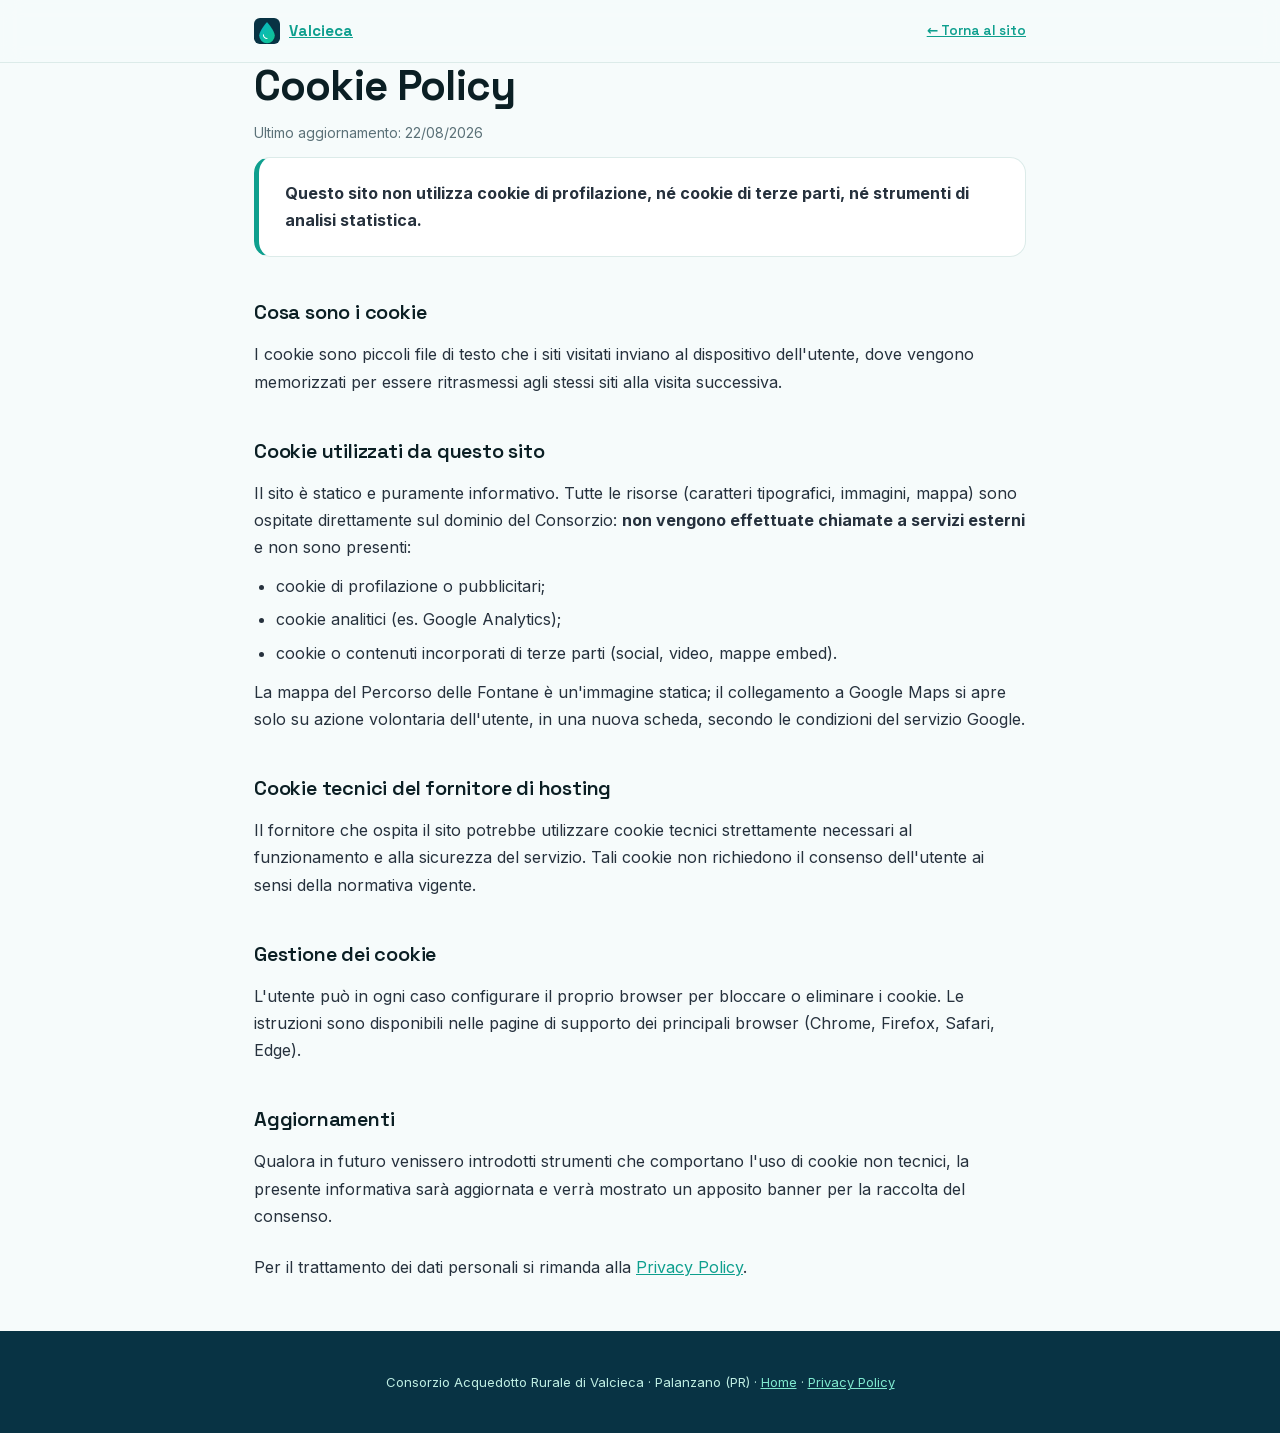
<file: cookie.html>
<!DOCTYPE html>
<html lang="it">
<head>
<meta charset="utf-8">
<meta name="viewport" content="width=device-width, initial-scale=1">
<title>Cookie Policy — Consorzio Acquedotto Rurale di Valcieca</title>
<meta name="description" content="Informativa sull'uso dei cookie del sito del Consorzio Acquedotto Rurale di Valcieca.">
<meta name="robots" content="noindex,follow">
<link rel="icon" href="favicon.svg" type="image/svg+xml">
<link rel="stylesheet" href="assets/fonts.css">
<style>
:root{--bg:#f6fbfb;--card:#fff;--ink:#0b1f24;--muted:#5b7178;--line:#dcebe9;--teal:#0e9f8e;--deep:#083344;
 --disp:"Space Grotesk",system-ui,sans-serif;--body:"Inter",system-ui,sans-serif}
*{margin:0;padding:0;box-sizing:border-box}
body{font-family:var(--body);color:var(--ink);background:var(--bg);line-height:1.7}
.wrap{max-width:820px;margin:0 auto;padding:0 24px}
.top{position:sticky;top:0;background:rgba(246,251,251,.9);backdrop-filter:blur(10px);border-bottom:1px solid var(--line)}
.top .wrap{display:flex;align-items:center;justify-content:space-between;height:62px}
.logo{display:flex;align-items:center;gap:9px;font-family:var(--disp);font-weight:700;font-size:15px}
.logo img{width:26px;height:26px}
.back{font-family:var(--disp);font-weight:600;font-size:13.5px;color:var(--teal)}
main{padding:56px 0 40px}
h1{font-family:var(--disp);font-weight:700;font-size:clamp(30px,5vw,42px);letter-spacing:-.02em;line-height:1.1}
.upd{color:var(--muted);font-size:14px;margin-top:12px}
h2{font-family:var(--disp);font-weight:600;font-size:20px;letter-spacing:-.01em;margin:38px 0 12px}
p{margin-bottom:12px;color:#26313d}
ul{margin:0 0 12px 22px;color:#26313d} li{margin-bottom:6px}
.box{background:var(--card);border:1px solid var(--line);border-left:5px solid var(--teal);border-radius:16px;padding:22px 26px;margin-top:8px}
a{color:var(--teal)}
footer{background:var(--deep);color:#bfeee3;padding:40px 0;text-align:center;margin-top:50px;font-size:13px}
footer a{color:#7fe9cf}
</style>
</head>
<body>
<header class="top"><div class="wrap">
 <a class="logo" href="index.html"><img src="favicon.svg" alt="">Valcieca</a>
 <a class="back" href="index.html">← Torna al sito</a>
</div></header>
<main class="wrap">
 <h1>Cookie Policy</h1>
 <p class="upd">Ultimo aggiornamento: 22/08/2026</p>

 <div class="box">
  <p style="margin-bottom:0"><strong>Questo sito non utilizza cookie di profilazione, né cookie di terze parti, né strumenti di analisi statistica.</strong></p>
 </div>

 <h2>Cosa sono i cookie</h2>
 <p>I cookie sono piccoli file di testo che i siti visitati inviano al dispositivo dell'utente, dove vengono memorizzati per essere ritrasmessi agli stessi siti alla visita successiva.</p>

 <h2>Cookie utilizzati da questo sito</h2>
 <p>Il sito è statico e puramente informativo. Tutte le risorse (caratteri tipografici, immagini, mappa) sono ospitate direttamente sul dominio del Consorzio: <strong>non vengono effettuate chiamate a servizi esterni</strong> e non sono presenti:</p>
 <ul>
  <li>cookie di profilazione o pubblicitari;</li>
  <li>cookie analitici (es. Google Analytics);</li>
  <li>cookie o contenuti incorporati di terze parti (social, video, mappe embed).</li>
 </ul>
 <p>La mappa del Percorso delle Fontane è un'immagine statica; il collegamento a Google Maps si apre solo su azione volontaria dell'utente, in una nuova scheda, secondo le condizioni del servizio Google.</p>

 <h2>Cookie tecnici del fornitore di hosting</h2>
 <p>Il fornitore che ospita il sito potrebbe utilizzare cookie tecnici strettamente necessari al funzionamento e alla sicurezza del servizio. Tali cookie non richiedono il consenso dell'utente ai sensi della normativa vigente.</p>

 <h2>Gestione dei cookie</h2>
 <p>L'utente può in ogni caso configurare il proprio browser per bloccare o eliminare i cookie. Le istruzioni sono disponibili nelle pagine di supporto dei principali browser (Chrome, Firefox, Safari, Edge).</p>

 <h2>Aggiornamenti</h2>
 <p>Qualora in futuro venissero introdotti strumenti che comportano l'uso di cookie non tecnici, la presente informativa sarà aggiornata e verrà mostrato un apposito banner per la raccolta del consenso.</p>

 <p style="margin-top:24px">Per il trattamento dei dati personali si rimanda alla <a href="privacy.html">Privacy Policy</a>.</p>
</main>
<footer><div class="wrap">Consorzio Acquedotto Rurale di Valcieca · Palanzano (PR) · <a href="index.html">Home</a> · <a href="privacy.html">Privacy Policy</a></div></footer>
</body>
</html>
</file>
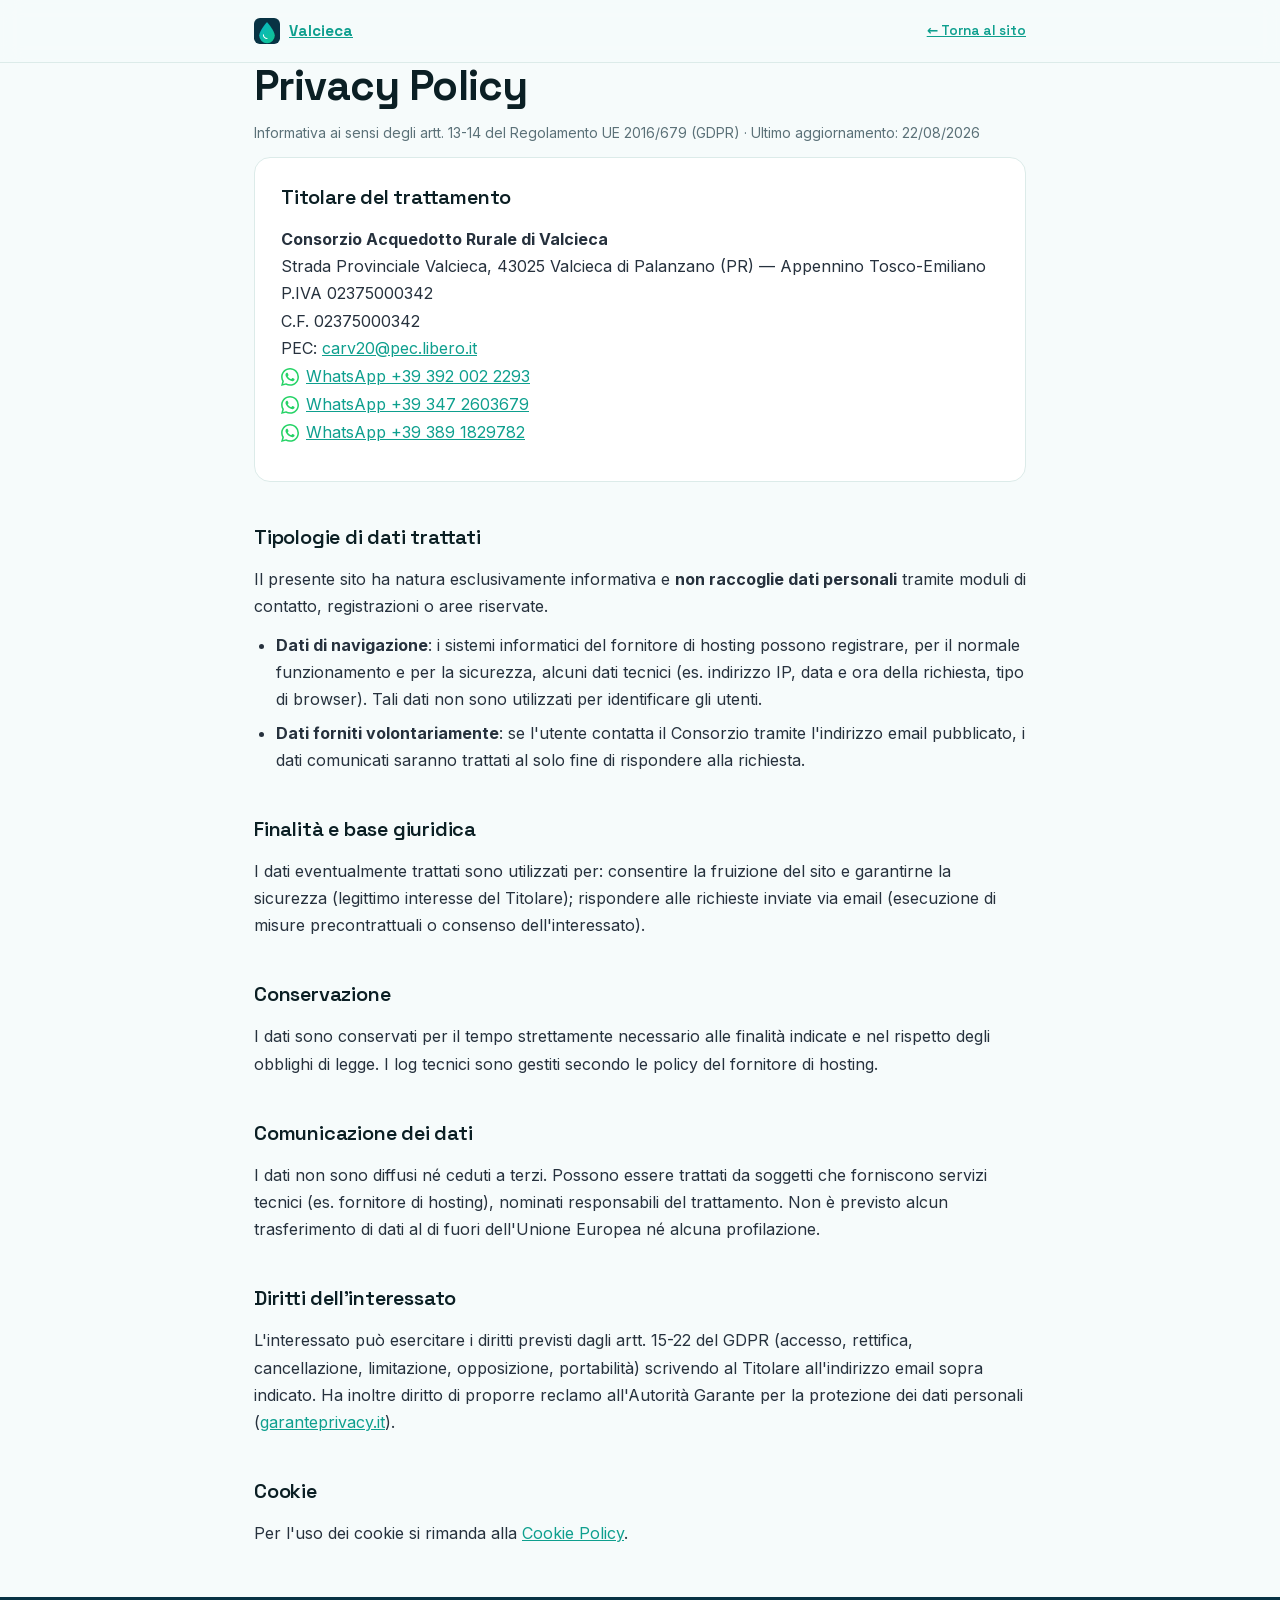
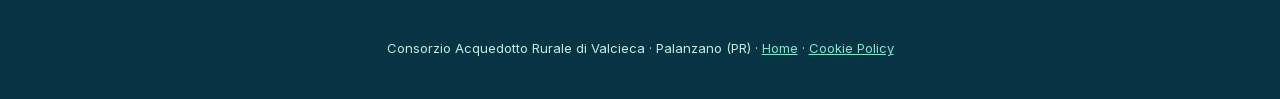
<file: privacy.html>
<!DOCTYPE html>
<html lang="it">
<head>
<meta charset="utf-8">
<meta name="viewport" content="width=device-width, initial-scale=1">
<title>Privacy Policy — Consorzio Acquedotto Rurale di Valcieca</title>
<meta name="description" content="Informativa sul trattamento dei dati personali del Consorzio Acquedotto Rurale di Valcieca ai sensi del Reg. UE 2016/679 (GDPR).">
<meta name="robots" content="noindex,follow">
<link rel="icon" href="favicon.svg" type="image/svg+xml">
<link rel="stylesheet" href="assets/fonts.css">
<style>
:root{--bg:#f6fbfb;--card:#fff;--ink:#0b1f24;--muted:#5b7178;--line:#dcebe9;--teal:#0e9f8e;--deep:#083344;
 --disp:"Space Grotesk",system-ui,sans-serif;--body:"Inter",system-ui,sans-serif;--grad-ink:linear-gradient(120deg,#0e9f8e,#06b6c9)}
*{margin:0;padding:0;box-sizing:border-box}
body{font-family:var(--body);color:var(--ink);background:var(--bg);line-height:1.7}
.wrap{max-width:820px;margin:0 auto;padding:0 24px}
.top{position:sticky;top:0;background:rgba(246,251,251,.9);backdrop-filter:blur(10px);border-bottom:1px solid var(--line)}
.top .wrap{display:flex;align-items:center;justify-content:space-between;height:62px}
.logo{display:flex;align-items:center;gap:9px;font-family:var(--disp);font-weight:700;font-size:15px}
.logo img{width:26px;height:26px}
.back{font-family:var(--disp);font-weight:600;font-size:13.5px;color:var(--teal)}
main{padding:56px 0 40px}
h1{font-family:var(--disp);font-weight:700;font-size:clamp(30px,5vw,42px);letter-spacing:-.02em;line-height:1.1}
.upd{color:var(--muted);font-size:14px;margin-top:12px}
h2{font-family:var(--disp);font-weight:600;font-size:20px;letter-spacing:-.01em;margin:38px 0 12px}
p{margin-bottom:12px;color:#26313d}
ul{margin:0 0 12px 22px;color:#26313d} li{margin-bottom:6px}
.todo{color:#0785a0;font-style:italic}
.box{background:var(--card);border:1px solid var(--line);border-radius:16px;padding:22px 26px;margin-top:8px}
a{color:var(--teal)}
footer{background:var(--deep);color:#bfeee3;padding:40px 0;text-align:center;margin-top:50px;font-size:13px}
footer a{color:#7fe9cf}
</style>
</head>
<body>
<header class="top"><div class="wrap">
 <a class="logo" href="index.html"><img src="favicon.svg" alt="">Valcieca</a>
 <a class="back" href="index.html">← Torna al sito</a>
</div></header>
<main class="wrap">
 <h1>Privacy Policy</h1>
 <p class="upd">Informativa ai sensi degli artt. 13-14 del Regolamento UE 2016/679 (GDPR) · Ultimo aggiornamento: 22/08/2026</p>

 <div class="box">
  <h2 style="margin-top:0">Titolare del trattamento</h2>
  <p><strong>Consorzio Acquedotto Rurale di Valcieca</strong><br>
  Strada Provinciale Valcieca, 43025 Valcieca di Palanzano (PR) — Appennino Tosco-Emiliano<br>
  P.IVA 02375000342<br>
  C.F. 02375000342<br>
  PEC: <a href="mailto:carv20@pec.libero.it">carv20@pec.libero.it</a><br>
  <a href="https://wa.me/393920022293" style="display:inline-flex;align-items:center;gap:7px;vertical-align:middle"><svg viewBox="0 0 24 24" width="18" height="18" fill="#25D366" aria-hidden="true" style="flex:none"><path d="M17.472 14.382c-.297-.149-1.758-.867-2.03-.967-.273-.099-.471-.148-.67.15-.197.297-.767.966-.94 1.164-.173.199-.347.223-.644.075-.297-.15-1.255-.463-2.39-1.475-.883-.788-1.48-1.761-1.653-2.059-.173-.297-.018-.458.13-.606.134-.133.298-.347.446-.52.149-.174.198-.298.298-.497.099-.198.05-.371-.025-.52-.075-.149-.669-1.612-.916-2.207-.242-.579-.487-.5-.669-.51-.173-.008-.371-.01-.57-.01-.198 0-.52.074-.792.372-.272.297-1.04 1.016-1.04 2.479 0 1.462 1.065 2.875 1.213 3.074.149.198 2.096 3.2 5.077 4.487.71.306 1.263.489 1.694.625.712.227 1.36.195 1.872.118.571-.085 1.758-.719 2.006-1.413.248-.694.248-1.289.173-1.413-.074-.124-.272-.198-.57-.347m-5.421 7.403h-.004a9.87 9.87 0 01-5.031-1.378l-.361-.214-3.741.982.998-3.648-.235-.374a9.86 9.86 0 01-1.51-5.26c.001-5.45 4.436-9.884 9.888-9.884 2.64 0 5.122 1.03 6.988 2.898a9.825 9.825 0 012.893 6.994c-.003 5.45-4.437 9.885-9.885 9.885M20.52 3.449C18.24 1.245 15.24 0 12.045 0 5.463 0 .104 5.334.101 11.892c0 2.096.549 4.14 1.595 5.945L0 24l6.335-1.652a12.062 12.062 0 005.71 1.447h.006c6.585 0 11.946-5.335 11.949-11.892a11.821 11.821 0 00-3.481-8.454"/></svg>WhatsApp +39 392 002 2293</a><br>
<a href="https://wa.me/393472603679" style="display:inline-flex;align-items:center;gap:7px;vertical-align:middle"><svg viewBox="0 0 24 24" width="18" height="18" fill="#25D366" aria-hidden="true" style="flex:none"><path d="M17.472 14.382c-.297-.149-1.758-.867-2.03-.967-.273-.099-.471-.148-.67.15-.197.297-.767.966-.94 1.164-.173.199-.347.223-.644.075-.297-.15-1.255-.463-2.39-1.475-.883-.788-1.48-1.761-1.653-2.059-.173-.297-.018-.458.13-.606.134-.133.298-.347.446-.52.149-.174.198-.298.298-.497.099-.198.05-.371-.025-.52-.075-.149-.669-1.612-.916-2.207-.242-.579-.487-.5-.669-.51-.173-.008-.371-.01-.57-.01-.198 0-.52.074-.792.372-.272.297-1.04 1.016-1.04 2.479 0 1.462 1.065 2.875 1.213 3.074.149.198 2.096 3.2 5.077 4.487.71.306 1.263.489 1.694.625.712.227 1.36.195 1.872.118.571-.085 1.758-.719 2.006-1.413.248-.694.248-1.289.173-1.413-.074-.124-.272-.198-.57-.347m-5.421 7.403h-.004a9.87 9.87 0 01-5.031-1.378l-.361-.214-3.741.982.998-3.648-.235-.374a9.86 9.86 0 01-1.51-5.26c.001-5.45 4.436-9.884 9.888-9.884 2.64 0 5.122 1.03 6.988 2.898a9.825 9.825 0 012.893 6.994c-.003 5.45-4.437 9.885-9.885 9.885M20.52 3.449C18.24 1.245 15.24 0 12.045 0 5.463 0 .104 5.334.101 11.892c0 2.096.549 4.14 1.595 5.945L0 24l6.335-1.652a12.062 12.062 0 005.71 1.447h.006c6.585 0 11.946-5.335 11.949-11.892a11.821 11.821 0 00-3.481-8.454"/></svg>WhatsApp +39 347 2603679</a><br>
<a href="https://wa.me/393891829782" style="display:inline-flex;align-items:center;gap:7px;vertical-align:middle"><svg viewBox="0 0 24 24" width="18" height="18" fill="#25D366" aria-hidden="true" style="flex:none"><path d="M17.472 14.382c-.297-.149-1.758-.867-2.03-.967-.273-.099-.471-.148-.67.15-.197.297-.767.966-.94 1.164-.173.199-.347.223-.644.075-.297-.15-1.255-.463-2.39-1.475-.883-.788-1.48-1.761-1.653-2.059-.173-.297-.018-.458.13-.606.134-.133.298-.347.446-.52.149-.174.198-.298.298-.497.099-.198.05-.371-.025-.52-.075-.149-.669-1.612-.916-2.207-.242-.579-.487-.5-.669-.51-.173-.008-.371-.01-.57-.01-.198 0-.52.074-.792.372-.272.297-1.04 1.016-1.04 2.479 0 1.462 1.065 2.875 1.213 3.074.149.198 2.096 3.2 5.077 4.487.71.306 1.263.489 1.694.625.712.227 1.36.195 1.872.118.571-.085 1.758-.719 2.006-1.413.248-.694.248-1.289.173-1.413-.074-.124-.272-.198-.57-.347m-5.421 7.403h-.004a9.87 9.87 0 01-5.031-1.378l-.361-.214-3.741.982.998-3.648-.235-.374a9.86 9.86 0 01-1.51-5.26c.001-5.45 4.436-9.884 9.888-9.884 2.64 0 5.122 1.03 6.988 2.898a9.825 9.825 0 012.893 6.994c-.003 5.45-4.437 9.885-9.885 9.885M20.52 3.449C18.24 1.245 15.24 0 12.045 0 5.463 0 .104 5.334.101 11.892c0 2.096.549 4.14 1.595 5.945L0 24l6.335-1.652a12.062 12.062 0 005.71 1.447h.006c6.585 0 11.946-5.335 11.949-11.892a11.821 11.821 0 00-3.481-8.454"/></svg>WhatsApp +39 389 1829782</a></p>
 </div>

 <h2>Tipologie di dati trattati</h2>
 <p>Il presente sito ha natura esclusivamente informativa e <strong>non raccoglie dati personali</strong> tramite moduli di contatto, registrazioni o aree riservate.</p>
 <ul>
  <li><strong>Dati di navigazione</strong>: i sistemi informatici del fornitore di hosting possono registrare, per il normale funzionamento e per la sicurezza, alcuni dati tecnici (es. indirizzo IP, data e ora della richiesta, tipo di browser). Tali dati non sono utilizzati per identificare gli utenti.</li>
  <li><strong>Dati forniti volontariamente</strong>: se l'utente contatta il Consorzio tramite l'indirizzo email pubblicato, i dati comunicati saranno trattati al solo fine di rispondere alla richiesta.</li>
 </ul>

 <h2>Finalità e base giuridica</h2>
 <p>I dati eventualmente trattati sono utilizzati per: consentire la fruizione del sito e garantirne la sicurezza (legittimo interesse del Titolare); rispondere alle richieste inviate via email (esecuzione di misure precontrattuali o consenso dell'interessato).</p>

 <h2>Conservazione</h2>
 <p>I dati sono conservati per il tempo strettamente necessario alle finalità indicate e nel rispetto degli obblighi di legge. I log tecnici sono gestiti secondo le policy del fornitore di hosting.</p>

 <h2>Comunicazione dei dati</h2>
 <p>I dati non sono diffusi né ceduti a terzi. Possono essere trattati da soggetti che forniscono servizi tecnici (es. fornitore di hosting), nominati responsabili del trattamento. Non è previsto alcun trasferimento di dati al di fuori dell'Unione Europea né alcuna profilazione.</p>

 <h2>Diritti dell'interessato</h2>
 <p>L'interessato può esercitare i diritti previsti dagli artt. 15-22 del GDPR (accesso, rettifica, cancellazione, limitazione, opposizione, portabilità) scrivendo al Titolare all'indirizzo email sopra indicato. Ha inoltre diritto di proporre reclamo all'Autorità Garante per la protezione dei dati personali (<a href="https://www.garanteprivacy.it" target="_blank" rel="noopener">garanteprivacy.it</a>).</p>

 <h2>Cookie</h2>
 <p>Per l'uso dei cookie si rimanda alla <a href="cookie.html">Cookie Policy</a>.</p>
</main>
<footer><div class="wrap">Consorzio Acquedotto Rurale di Valcieca · Palanzano (PR) · <a href="index.html">Home</a> · <a href="cookie.html">Cookie Policy</a></div></footer>
</body>
</html>
</file>
<file: assets/fonts.css>
@font-face{font-family:'Space Grotesk';font-style:normal;font-weight:400;font-display:swap;src:url('fonts/space-grotesk-400-normal.woff2') format('woff2');unicode-range:U+0000-00FF,U+0131,U+0152-0153,U+02BB-02BC,U+02C6,U+02DA,U+02DC,U+0304,U+0308,U+0329,U+2000-206F,U+2074,U+20AC,U+2122,U+2191,U+2193,U+2212,U+2215,U+FEFF,U+FFFD;}
@font-face{font-family:'Space Grotesk';font-style:normal;font-weight:500;font-display:swap;src:url('fonts/space-grotesk-500-normal.woff2') format('woff2');unicode-range:U+0000-00FF,U+0131,U+0152-0153,U+02BB-02BC,U+02C6,U+02DA,U+02DC,U+0304,U+0308,U+0329,U+2000-206F,U+2074,U+20AC,U+2122,U+2191,U+2193,U+2212,U+2215,U+FEFF,U+FFFD;}
@font-face{font-family:'Space Grotesk';font-style:normal;font-weight:600;font-display:swap;src:url('fonts/space-grotesk-600-normal.woff2') format('woff2');unicode-range:U+0000-00FF,U+0131,U+0152-0153,U+02BB-02BC,U+02C6,U+02DA,U+02DC,U+0304,U+0308,U+0329,U+2000-206F,U+2074,U+20AC,U+2122,U+2191,U+2193,U+2212,U+2215,U+FEFF,U+FFFD;}
@font-face{font-family:'Space Grotesk';font-style:normal;font-weight:700;font-display:swap;src:url('fonts/space-grotesk-700-normal.woff2') format('woff2');unicode-range:U+0000-00FF,U+0131,U+0152-0153,U+02BB-02BC,U+02C6,U+02DA,U+02DC,U+0304,U+0308,U+0329,U+2000-206F,U+2074,U+20AC,U+2122,U+2191,U+2193,U+2212,U+2215,U+FEFF,U+FFFD;}
@font-face{font-family:'Inter';font-style:normal;font-weight:400;font-display:swap;src:url('fonts/inter-400-normal.woff2') format('woff2');unicode-range:U+0000-00FF,U+0131,U+0152-0153,U+02BB-02BC,U+02C6,U+02DA,U+02DC,U+0304,U+0308,U+0329,U+2000-206F,U+2074,U+20AC,U+2122,U+2191,U+2193,U+2212,U+2215,U+FEFF,U+FFFD;}
@font-face{font-family:'Inter';font-style:normal;font-weight:500;font-display:swap;src:url('fonts/inter-500-normal.woff2') format('woff2');unicode-range:U+0000-00FF,U+0131,U+0152-0153,U+02BB-02BC,U+02C6,U+02DA,U+02DC,U+0304,U+0308,U+0329,U+2000-206F,U+2074,U+20AC,U+2122,U+2191,U+2193,U+2212,U+2215,U+FEFF,U+FFFD;}
@font-face{font-family:'Inter';font-style:normal;font-weight:600;font-display:swap;src:url('fonts/inter-600-normal.woff2') format('woff2');unicode-range:U+0000-00FF,U+0131,U+0152-0153,U+02BB-02BC,U+02C6,U+02DA,U+02DC,U+0304,U+0308,U+0329,U+2000-206F,U+2074,U+20AC,U+2122,U+2191,U+2193,U+2212,U+2215,U+FEFF,U+FFFD;}
@font-face{font-family:'Inter';font-style:normal;font-weight:700;font-display:swap;src:url('fonts/inter-700-normal.woff2') format('woff2');unicode-range:U+0000-00FF,U+0131,U+0152-0153,U+02BB-02BC,U+02C6,U+02DA,U+02DC,U+0304,U+0308,U+0329,U+2000-206F,U+2074,U+20AC,U+2122,U+2191,U+2193,U+2212,U+2215,U+FEFF,U+FFFD;}
@font-face{font-family:'Instrument Serif';font-style:italic;font-weight:400;font-display:swap;src:url('fonts/instrument-serif-400-italic.woff2') format('woff2');unicode-range:U+0000-00FF,U+0131,U+0152-0153,U+02BB-02BC,U+02C6,U+02DA,U+02DC,U+0304,U+0308,U+0329,U+2000-206F,U+2074,U+20AC,U+2122,U+2191,U+2193,U+2212,U+2215,U+FEFF,U+FFFD;}
@font-face{font-family:'Instrument Serif';font-style:normal;font-weight:400;font-display:swap;src:url('fonts/instrument-serif-400-normal.woff2') format('woff2');unicode-range:U+0000-00FF,U+0131,U+0152-0153,U+02BB-02BC,U+02C6,U+02DA,U+02DC,U+0304,U+0308,U+0329,U+2000-206F,U+2074,U+20AC,U+2122,U+2191,U+2193,U+2212,U+2215,U+FEFF,U+FFFD;}
</file>
